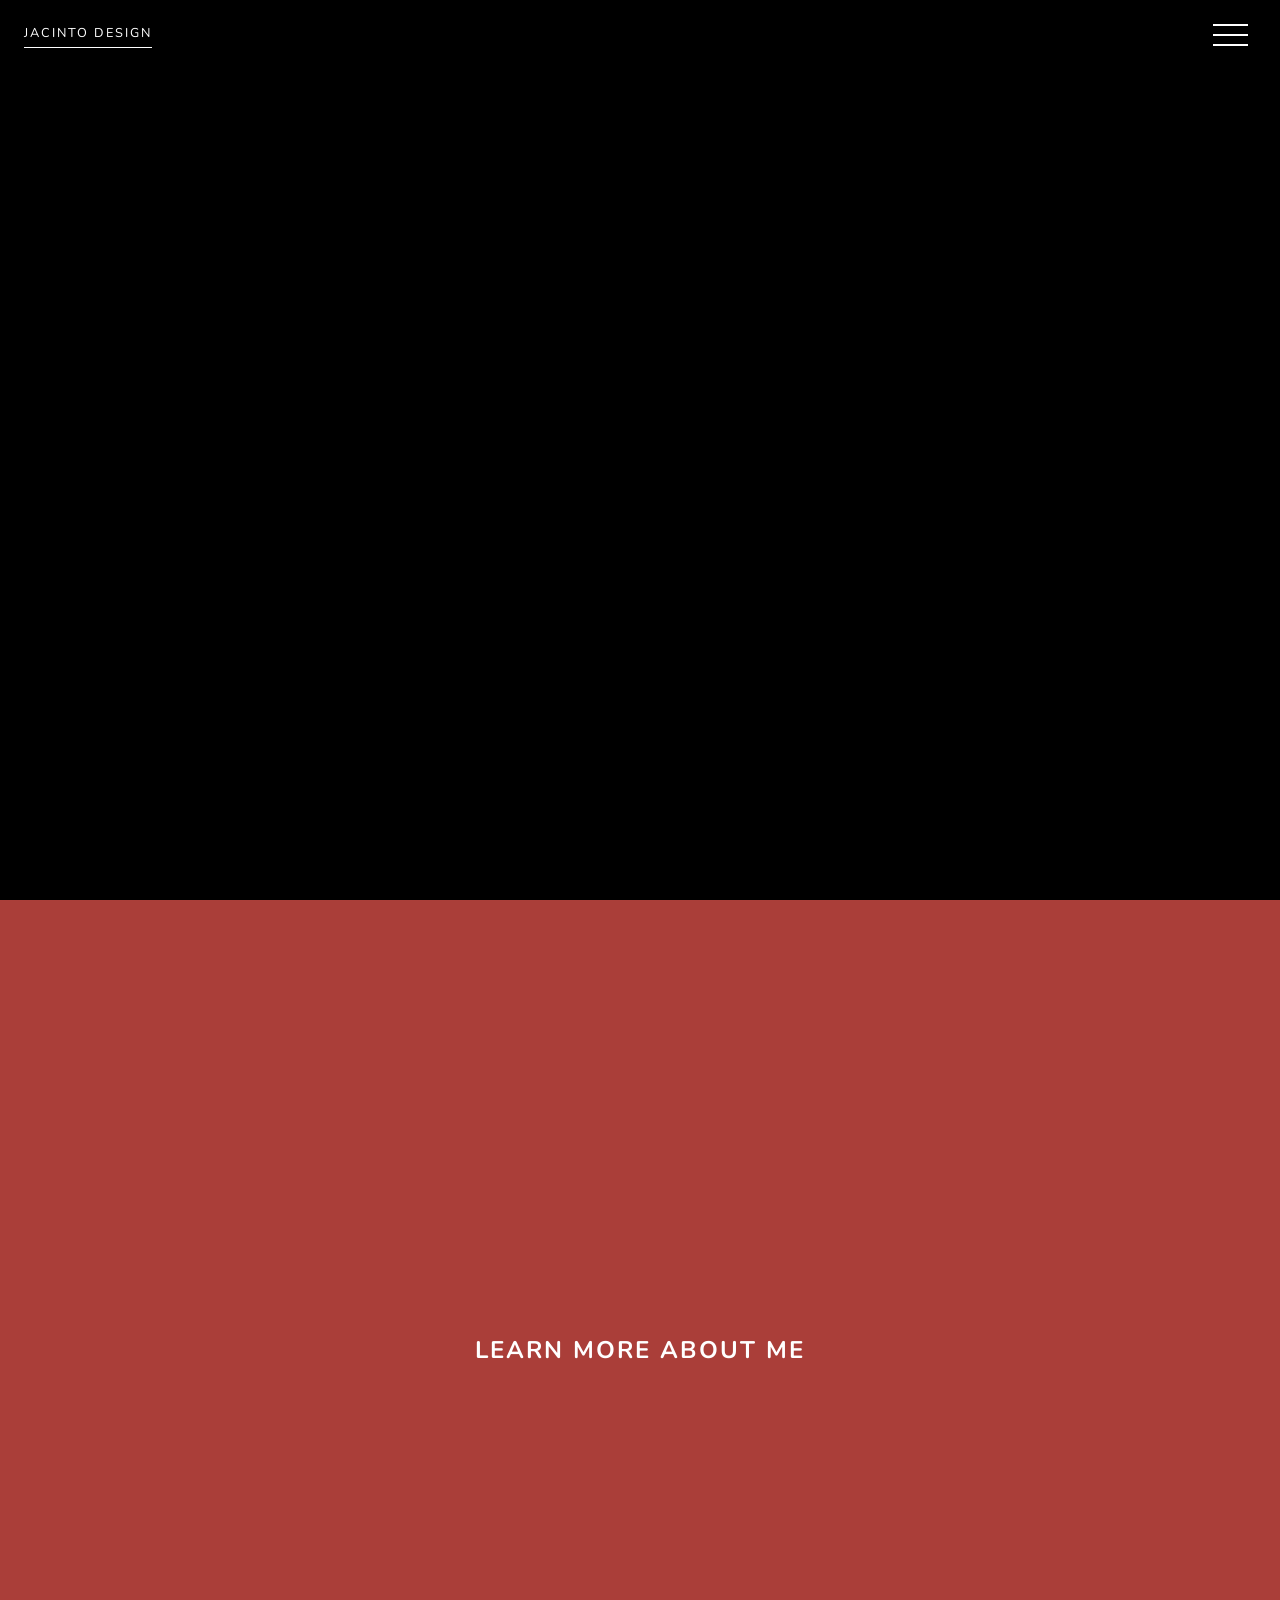
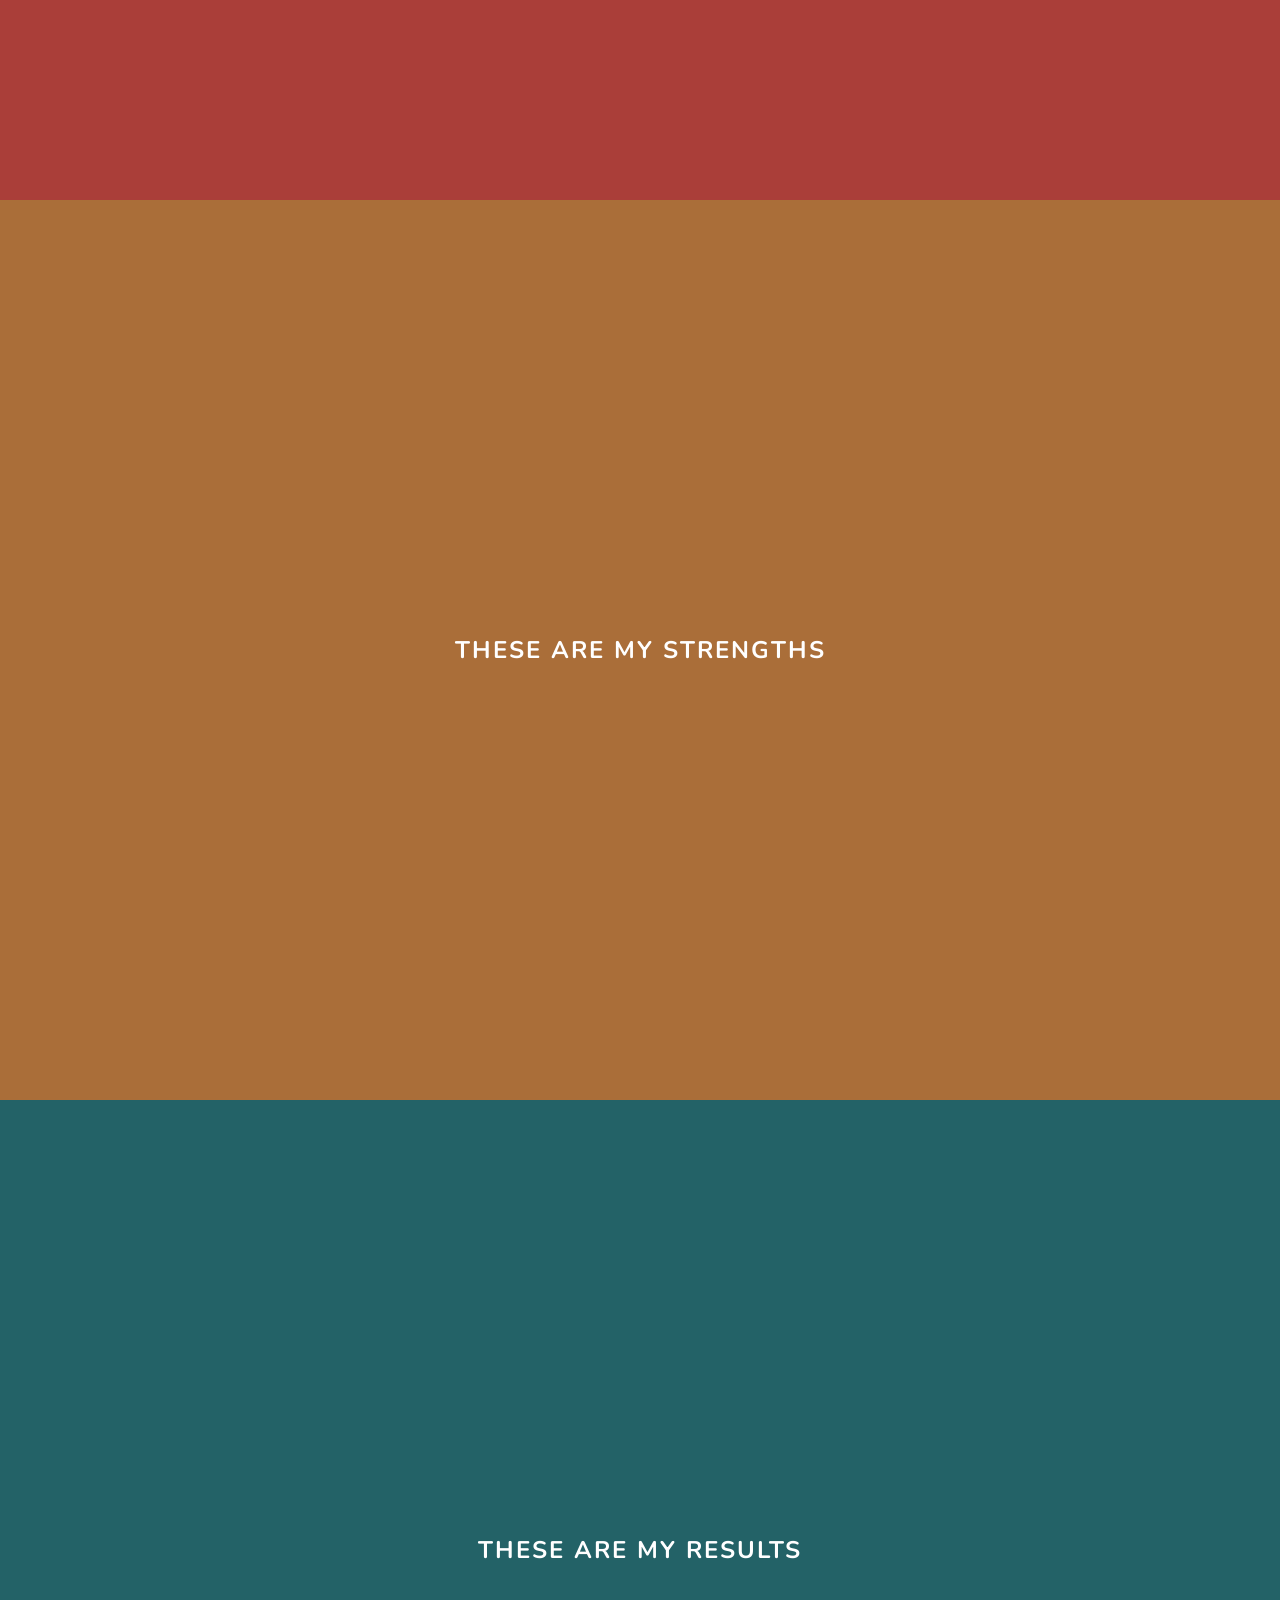
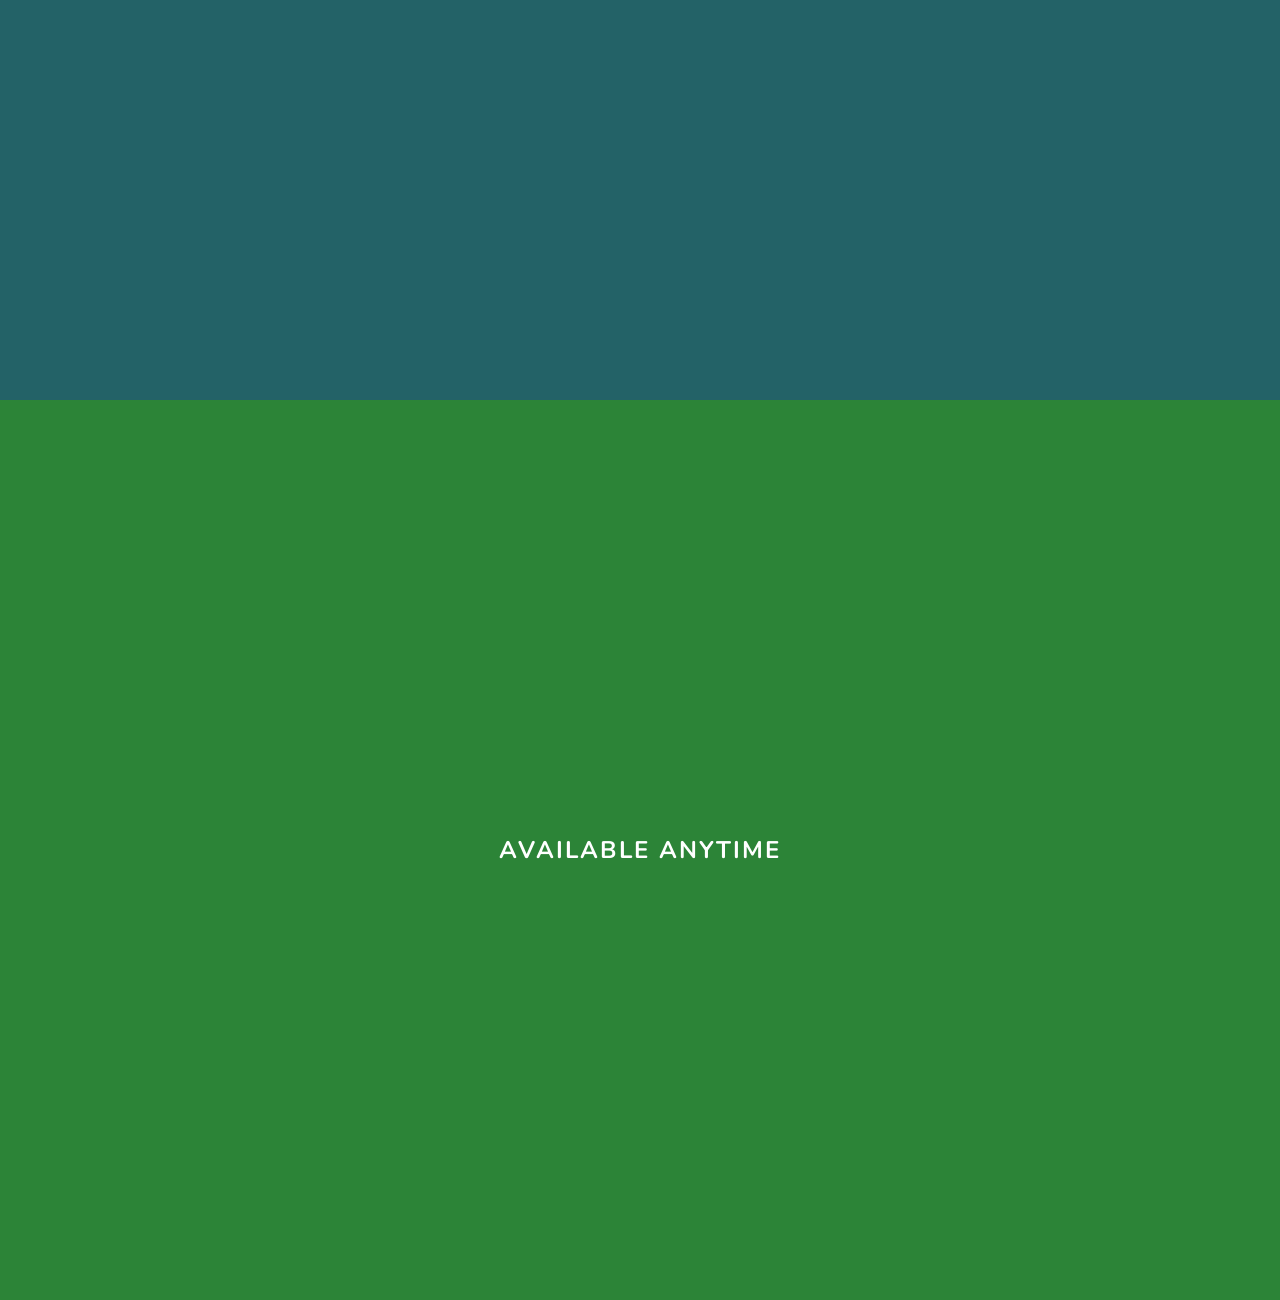
<file: animated-navigation/index.html>
<!DOCTYPE html>
<html lang="en">
<head>
  <meta charset="UTF-8">
  <meta name="viewport" content="width=device-width, initial-scale=1.0">
  <title>Animated Navigation</title>
  <link rel="icon" type="image/png" href="favicon.png">
  <link rel="stylesheet" href="style.css">
</head>
<body>
  <!-- Menu Overlay -->
  <div class="overlay overlay-slide-left" id="overlay">
    <!-- Menu Items -->
    <nav>
      <ul>
        <li id="nav-1" class="slide-out-1"><a href="#">Home</a></li>
        <li id="nav-2" class="slide-out-2"><a href="#about">About</a></li>
        <li id="nav-3" class="slide-out-3"><a href="#skills">Skills</a></li>
        <li id="nav-4" class="slide-out-4"><a href="#projects">Projects</a></li>
        <li id="nav-5" class="slide-out-5"><a href="#contact">Contact</a></li>
      </ul>
    </nav>
  </div>
  <!-- Menu Bars -->
  <div class="menu-bars" id="menu-bars">
    <div class="bar1"></div>
    <div class="bar2"></div>
    <div class="bar3"></div>
  </div>
  <!-- Sections -->
  <section id="home"><a href="https://jacinto.design" target="_blank">Jacinto Design</a></section>
  <section id="about"><h1>Learn More About Me</h1></section>
  <section id="skills"><h1>These Are My Strengths</h1></section>
  <section id="projects"><h1>These Are My Results</h1></section>
  <section id="contact"><h1>Available Anytime</h1></section>
  <!-- Script -->
  <script src="script.js"></script>
</body>
</html>
</file>
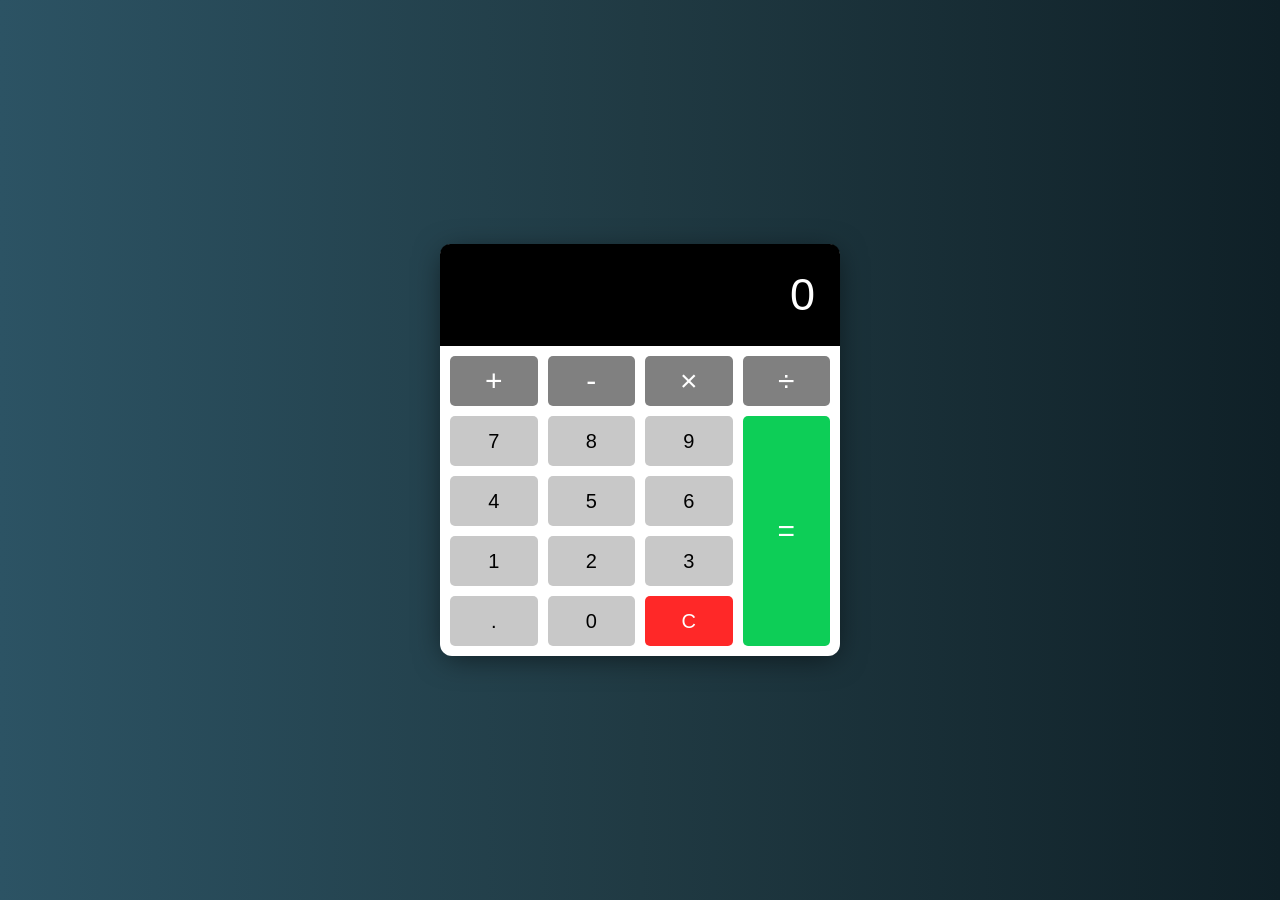
<file: calculator/index.html>
<!DOCTYPE html>
<html lang="en">
<head>
    <meta charset="UTF-8">
    <meta name="viewport" content="width=device-width, initial-scale=1.0">
    <title>Calculator</title>
    <link rel="icon" type="image/png" href="favicon.png">
    <link rel="stylesheet" href="style.css">
</head>
<body>
    <!-- Calculator -->
    <div class="calculator">
        <!-- Display -->
        <div class="calculator-display">
            <h1>0</h1>
        </div>
        <!-- Buttons -->
        <div class="calculator-buttons">
            <button class="operator" value="+">+</button>
            <button class="operator" value="-">-</button>
            <button class="operator" value="*">×</button>
            <button class="operator" value="/">÷</button>
            <button value="7">7</button>
            <button value="8">8</button>
            <button value="9">9</button>
            <button value="4">4</button>
            <button value="5">5</button>
            <button value="6">6</button>
            <button value="1">1</button>
            <button value="2">2</button>
            <button value="3">3</button>
            <button class="decimal" value=".">.</button>
            <button value="0">0</button>
            <button class="clear" id="clear-btn">C</button>
            <button class="equal-sign operator" value="=">=</button>
        </div>
    </div>
    <!-- Script -->
    <script src="script.js"></script>
</body>
</html>
</file>
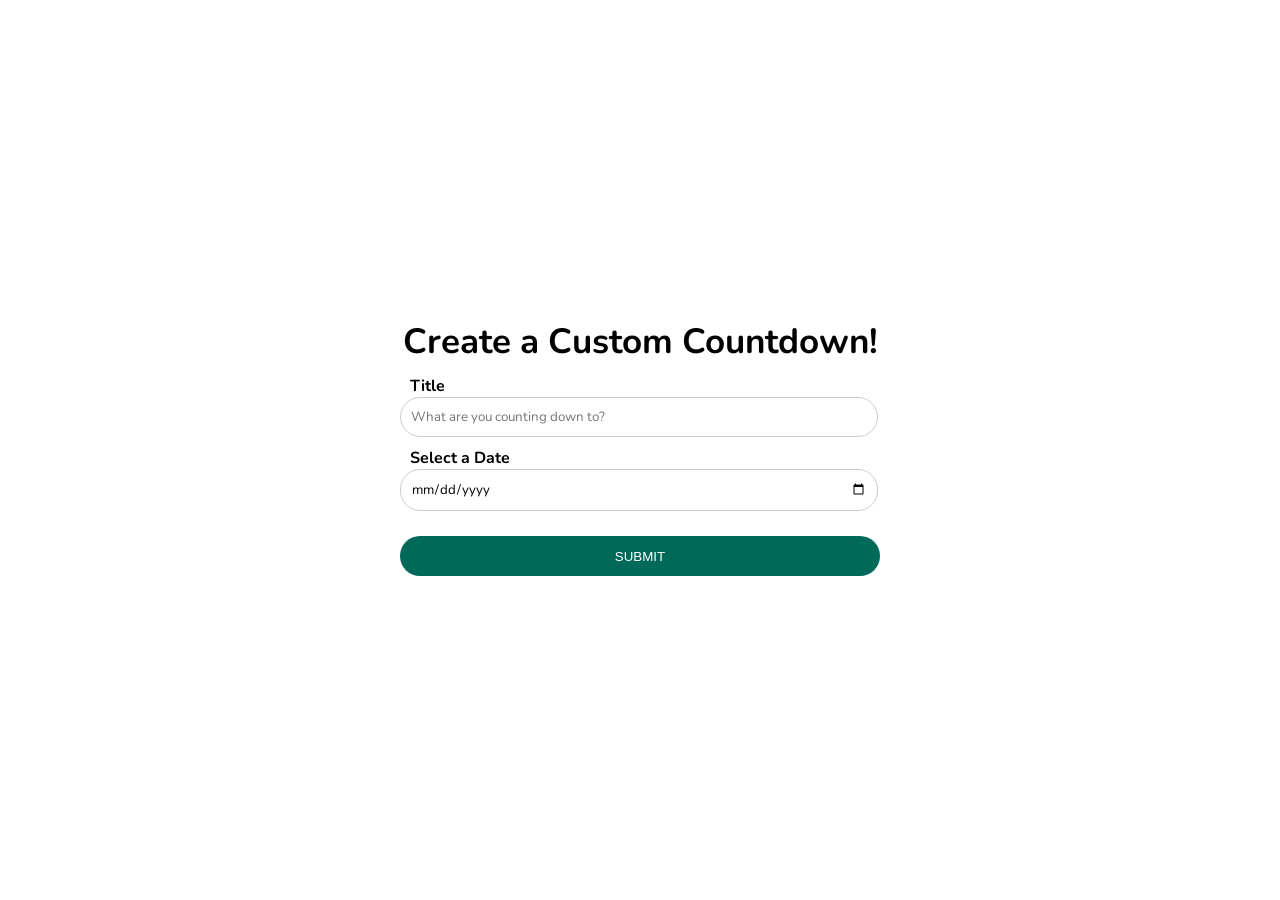
<file: custom-countdown/index.html>
<!DOCTYPE html>
<html lang="en">
<head>
    <meta charset="UTF-8">
    <meta name="viewport" content="width=device-width, initial-scale=1.0">
    <title>Custom Countdown</title>
    <link rel="icon" type="image/png" href="favicon.png">
    <link rel="stylesheet" href="style.css">
</head>
<body>
    <!-- Video Background -->
    <video class="video-background" id="video-background" loop muted autoplay>
        <source src="time.mp4"></source>
    </video>
    <div class="video-overlay"></div>
    <!-- Container -->
    <div class="container">
        <!-- Input -->
        <div class="input-container" id="input-container">
            <h1>Create a Custom Countdown!</h1>       
            <form class="form" id="countdownForm">
                <label for="title">Title</label>
                <input type="text" id="title" placeholder="What are you counting down to?">
                <label for="date-picker">Select a Date</label>
                <input type="date" id="date-picker">
                <button type="submit">Submit</button>
            </form>
        </div>
        <!-- Countdown -->
        <div class="countdown" id="countdown" hidden>
            <h1 id="countdown-title"></h1>
            <ul>
                <li><span></span>Days</li>
                <li><span></span>Hours</li>
                <li><span></span>Minutes</li>
                <li><span></span>Seconds</li>
            </ul>
            <button id="countdown-button">RESET</button>
        </div>
        <!-- Complete -->
        <div class="complete" id="complete" hidden>
            <h1 class="complete-title">Countdown Complete!</h1>
            <h1 id="complete-info"></h1>
            <button id="complete-button">NEW COUNTDOWN</button>
        </div>
    </div>
    <!-- Script -->
    <script src="script.js"></script>
</body>
</html>
</file>
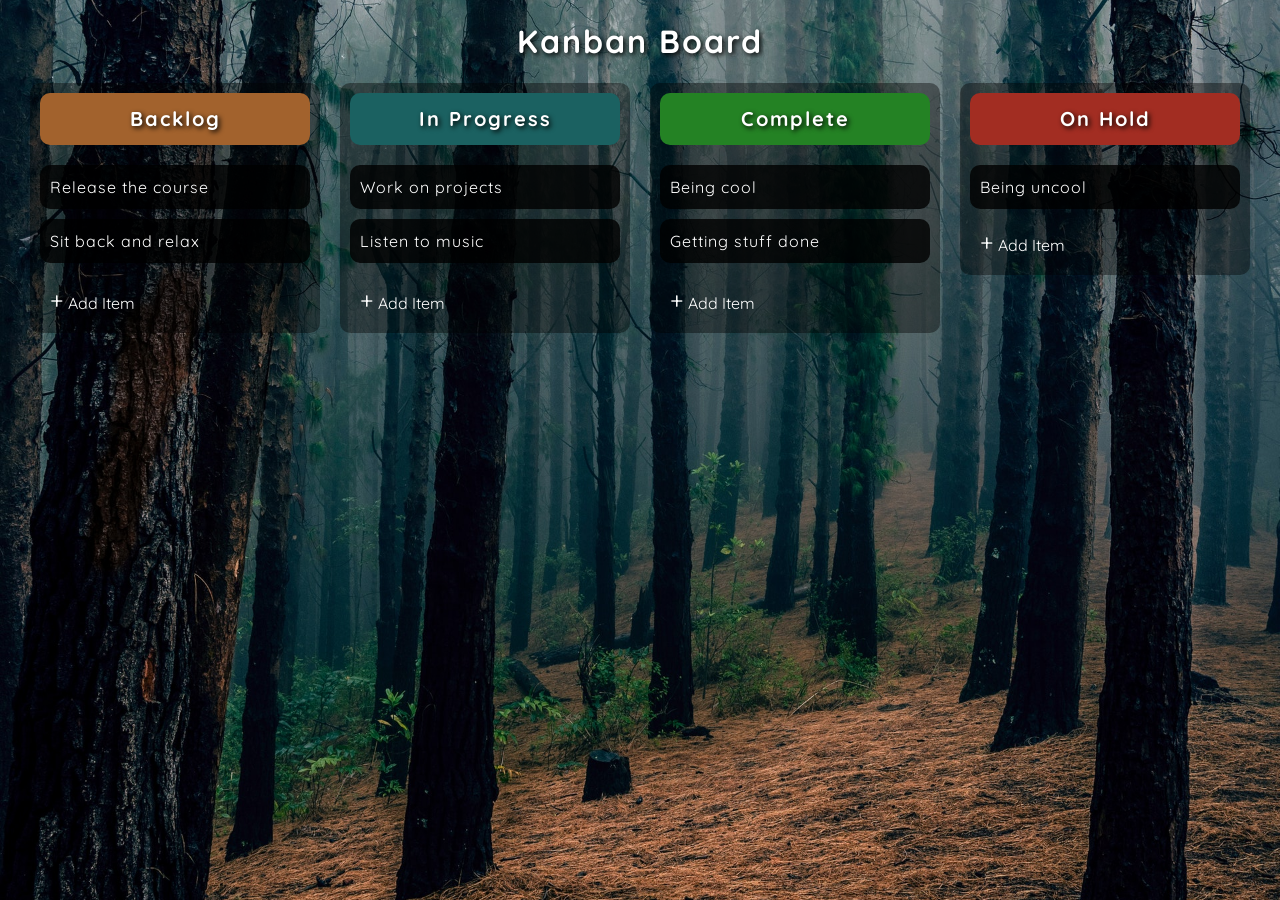
<file: drag-and-drop/index.html>
<!DOCTYPE html>
<html lang="en">
<head>
    <meta charset="UTF-8">
    <meta name="viewport" content="width=device-width, initial-scale=1.0">
    <title>Drag and Drop</title>
    <link rel="icon" type="image/png" href="favicon.png">
    <link rel="stylesheet" href="style.css">
</head>
<body>
    <h1 class="main-title">Kanban Board</h1>
    <div class="drag-container">
        <ul class="drag-list">
            <!-- Backlog Column -->
            <li class="drag-column backlog-column">
                <span class="header">
                    <h1>Backlog</h1>
                </span>
                <!-- Backlog Content -->
                <div id="backlog-content" class="custom-scroll">
                    <ul class="drag-item-list" id="backlog-list" ondrop="drop(event)" ondragover="allowDrop(event)" ondragenter="dragEnter(0)"></ul>
                </div>
                <!-- Add Button Group -->
                <div class="add-btn-group">
                    <div class="add-btn" onclick="showInputBox(0)">
                        <span class="plus-sign">+</span>
                        <span>Add Item</span>
                    </div>
                    <div class="add-btn solid" onclick="hideInputBox(0)">
                        <span>Save Item</span>
                    </div>
                </div>
                <div class="add-container">
                    <div class="add-item" contenteditable="true"></div>
                </div>
            </li>
            <!-- Progress Column -->
            <li class="drag-column progress-column">
                <span class="header">
                    <h1>In Progress</h1>
                </span>
                <!-- Progress Content -->
                <div id="progress-content" class="custom-scroll">
                    <ul class="drag-item-list" id="progress-list" ondrop="drop(event)" ondragover="allowDrop(event)" ondragenter="dragEnter(1)"></ul>
                </div>
                <!-- Add Button Group -->
                <div class="add-btn-group">
                    <div class="add-btn" onclick="showInputBox(1)">
                        <span class="plus-sign">+</span>
                        <span>Add Item</span>
                    </div>
                    <div class="add-btn solid" onclick="hideInputBox(1)">
                        <span>Save Item</span>
                    </div>
                </div>
                <div class="add-container">
                    <div class="add-item" contenteditable="true"></div>
                </div>
            </li>
            <!-- Complete Column -->
            <li class="drag-column complete-column">
                <span class="header">
                    <h1>Complete</h1>
                </span>
                <!-- Complete Content -->
                <div id="complete-content" class="custom-scroll">
                    <ul class="drag-item-list" id="complete-list" ondrop="drop(event)" ondragover="allowDrop(event)" ondragenter="dragEnter(2)"></ul>
                </div>
                <!-- Add Button Group -->
                <div class="add-btn-group">
                    <div class="add-btn" onclick="showInputBox(2)">
                        <span class="plus-sign">+</span>
                        <span>Add Item</span>
                    </div>
                    <div class="add-btn solid" onclick="hideInputBox(2)">
                        <span>Save Item</span>
                    </div>
                </div>
                <div class="add-container">
                    <div class="add-item" contenteditable="true"></div>
                </div>
            </li>
            <!-- On Hold Column -->
            <li class="drag-column on-hold-column">
                <span class="header">
                    <h1>On Hold</h1>
                </span>
                <!-- On Hold Content -->
                <div id="on-hold-content" class="custom-scroll">
                    <ul class="drag-item-list" id="on-hold-list" ondrop="drop(event)" ondragover="allowDrop(event)" ondragenter="dragEnter(3)"></ul>
                </div>
                <!-- Add Button Group -->
                <div class="add-btn-group">
                    <div class="add-btn" onclick="showInputBox(3)">
                        <span class="plus-sign">+</span>
                        <span>Add Item</span>
                    </div>
                    <div class="add-btn solid" onclick="hideInputBox(3)">
                        <span>Save Item</span>
                    </div>
                </div>
                <div class="add-container">
                    <div class="add-item" contenteditable="true"></div>
                </div>
            </li>
        </ul>
    </div>
    <!-- Script -->
    <script src="script.js"></script>
</body>
</html>
</file>
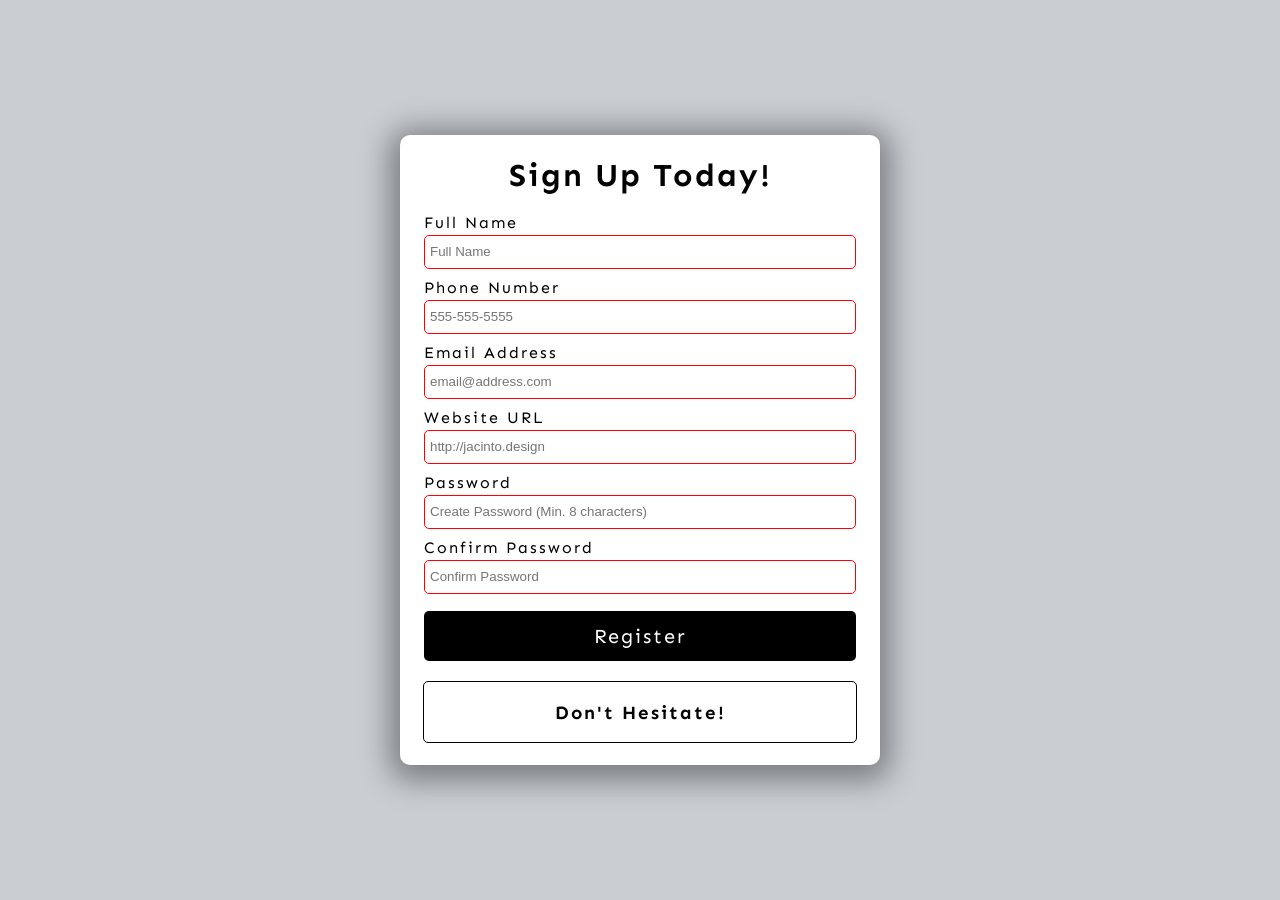
<file: form-validator/index.html>
<!DOCTYPE html>
<html lang="en">
<head>
    <meta charset="UTF-8">
    <meta name="viewport" content="width=device-width, initial-scale=1.0">
    <title>Form Validator</title>
    <link rel="icon" type="image/png" href="favicon.png">
    <link rel="stylesheet" href="style.css">
</head>
<body>
  <div class="container">
    <h1>Sign Up Today!</h1>
    <!-- Form -->
    <form id="form">
      <!-- Full Name -->
      <div class="form-group">
        <label for="name">Full Name</label>
        <input type="text" id="name" name="name" 
               placeholder="Full Name" required minlength="3" maxlength="100">
      </div>
      <!-- Phone Number -->
      <div class="form-group">
        <label for="phone">Phone Number</label>
        <input type="tel" id="phone" name="phone" 
               placeholder="555-555-5555" required pattern="[0-9]{3}-[0-9]{3}-[0-9]{4}">
      </div>
      <!-- Email Address -->
      <div class="form-group">
        <label for="email">Email Address</label>
        <input type="email" id="email" name="email" 
               placeholder="email@address.com" required>
      </div>
      <!-- Website URL -->
      <div class="form-group">
        <label for="website">Website URL</label>
        <input type="url" id="website" name="website" 
               placeholder="http://jacinto.design" required>
      </div>
      <!-- Password -->
      <div class="form-group">
        <label for="password1">Password</label>
        <input type="password" id="password1" placeholder="Create Password (Min. 8 characters)" 
               required pattern="^(?=.*\d)(?=.*[a-z])(?=.*[A-Z])(?=.*[a-zA-Z]).{8,}$"
               title="Please include at least 1 uppercase character, 1 lowercase character, and 1 number.">
      </div>
      <!-- Confirm Password -->
      <div class="form-group">
        <label for="password2">Confirm Password</label>
        <input type="password" id="password2" placeholder="Confirm Password"
               required pattern="^(?=.*\d)(?=.*[a-z])(?=.*[A-Z])(?=.*[a-zA-Z]).{8,}$" name="password">
      </div>
      <button type="submit">Register</button>
    </form>
    <!-- Error/Success Message -->
    <div class="message-container">
      <h3 id="message">Don't Hesitate!</h3>
    </div>
  </div>
  <!-- Script -->
  <script src="script.js"></script>
</body>
</html>
</file>
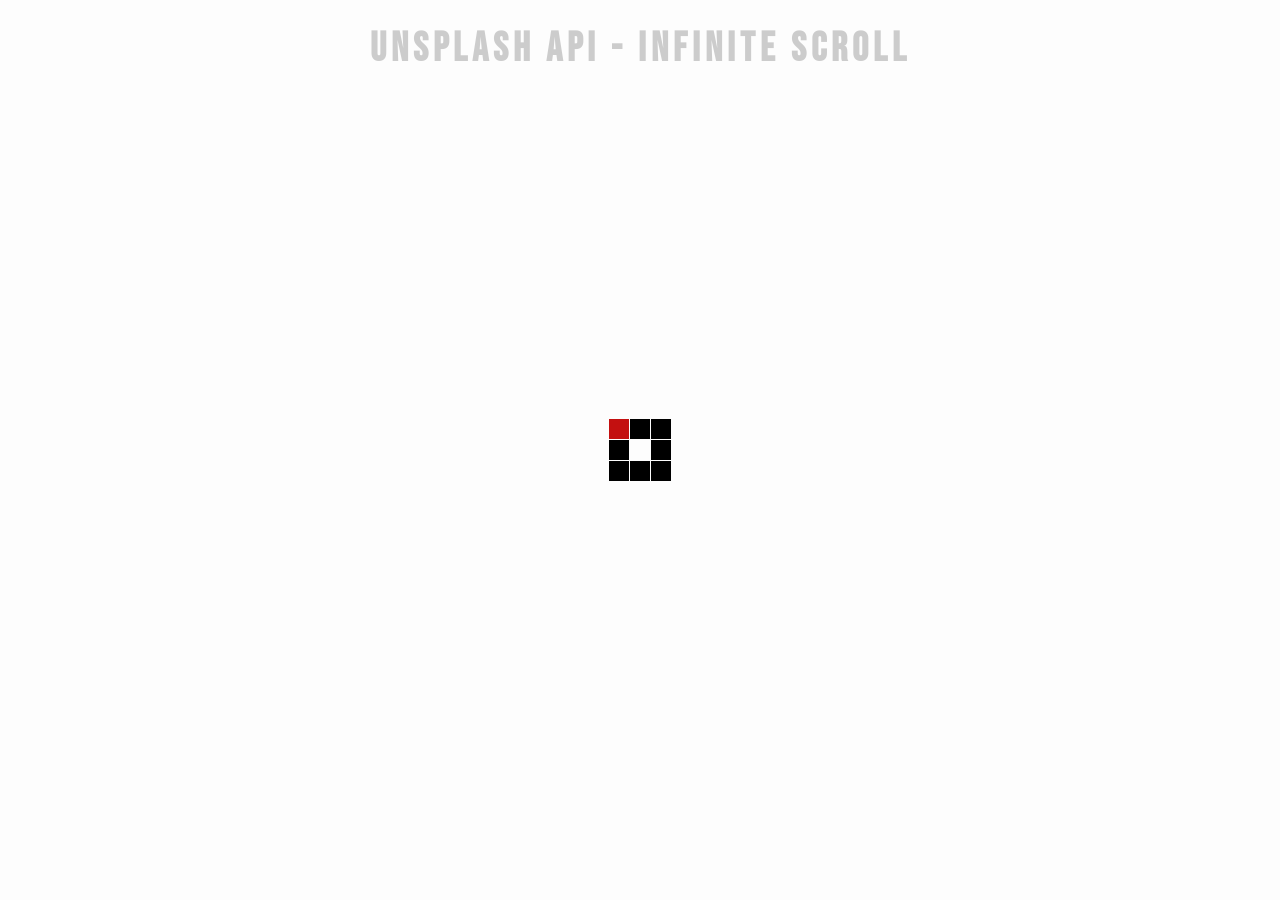
<file: infinity-scroll/index.html>
<!DOCTYPE html>
<html lang="en">
<head>
    <meta charset="UTF-8">
    <meta name="viewport" content="width=device-width, initial-scale=1.0">
    <title>Infinite Scroll</title>
    <link rel="icon" type="image/png" href="favicon.png">
    <link rel="stylesheet" href="style.css">
</head>
<body>
    <!-- Title -->
    <h1>Unsplash API - Infinite Scroll</h1>
    <!-- Loader -->
    <div class="loader" id="loader">
        <img src="loader.svg" alt="Loading">
    </div>
    <!-- Image Container -->
    <div class="image-container" id="image-container"></div>
    <!-- Script -->
    <script src="script.js"></script>
</body>
</html>
</file>
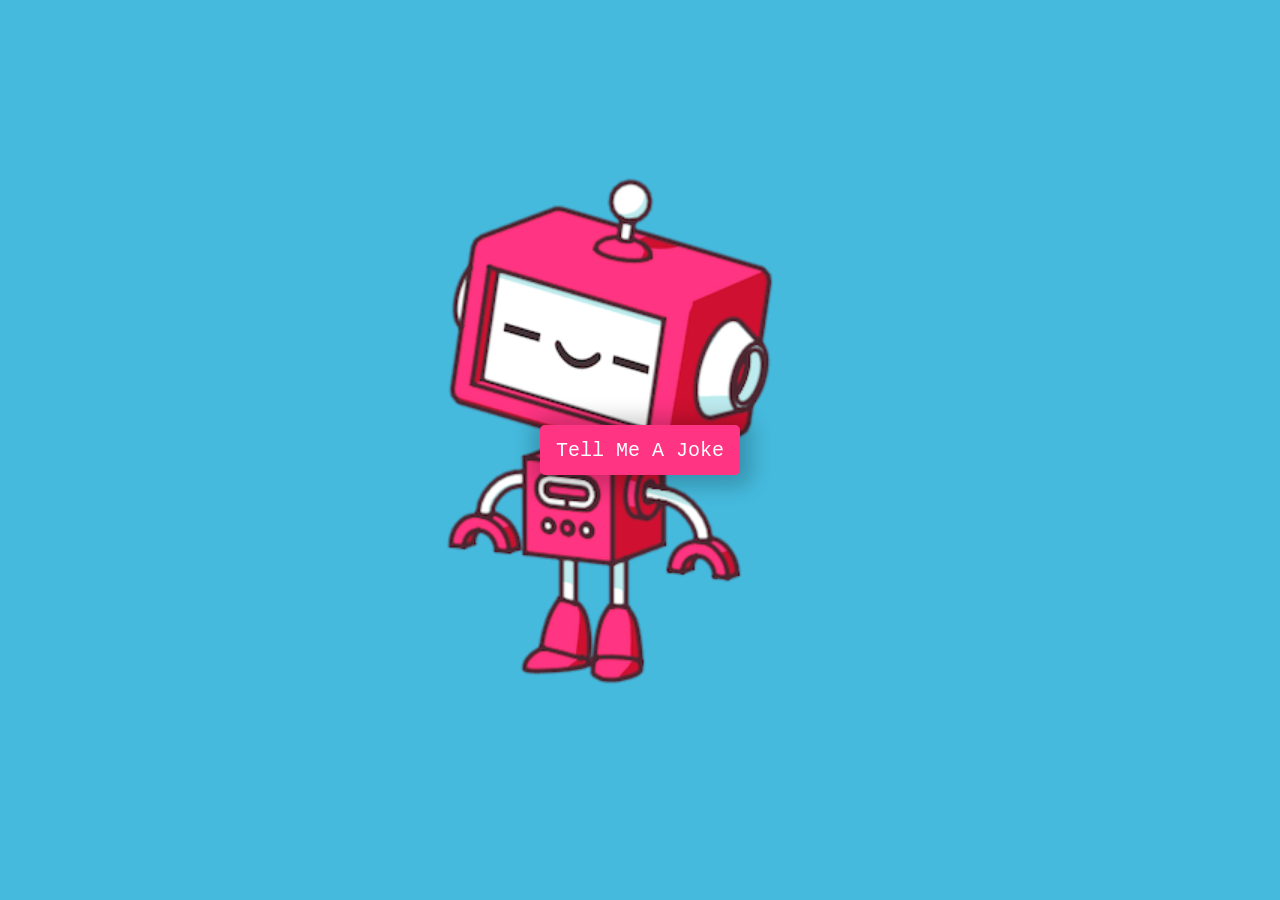
<file: joker-teller/index.html>
<!DOCTYPE html>
<html lang="en">
<head>
    <meta charset="UTF-8">
    <meta name="viewport" content="width=device-width, initial-scale=1.0">
    <title>Joke Teller</title>
    <link rel="icon" type="image/png" href="favicon.png">
    <link rel="stylesheet" href="style.css">
</head>
<body>
    <div class="container">
        <button id="button">Tell Me A Joke</button>    
        <audio id="audio" controls hidden></audio>   
    </div>
    <!-- Script -->
    <script src="voiceRSS.js"></script>
    <script src="script.js"></script>
</body>
</html>
</file>
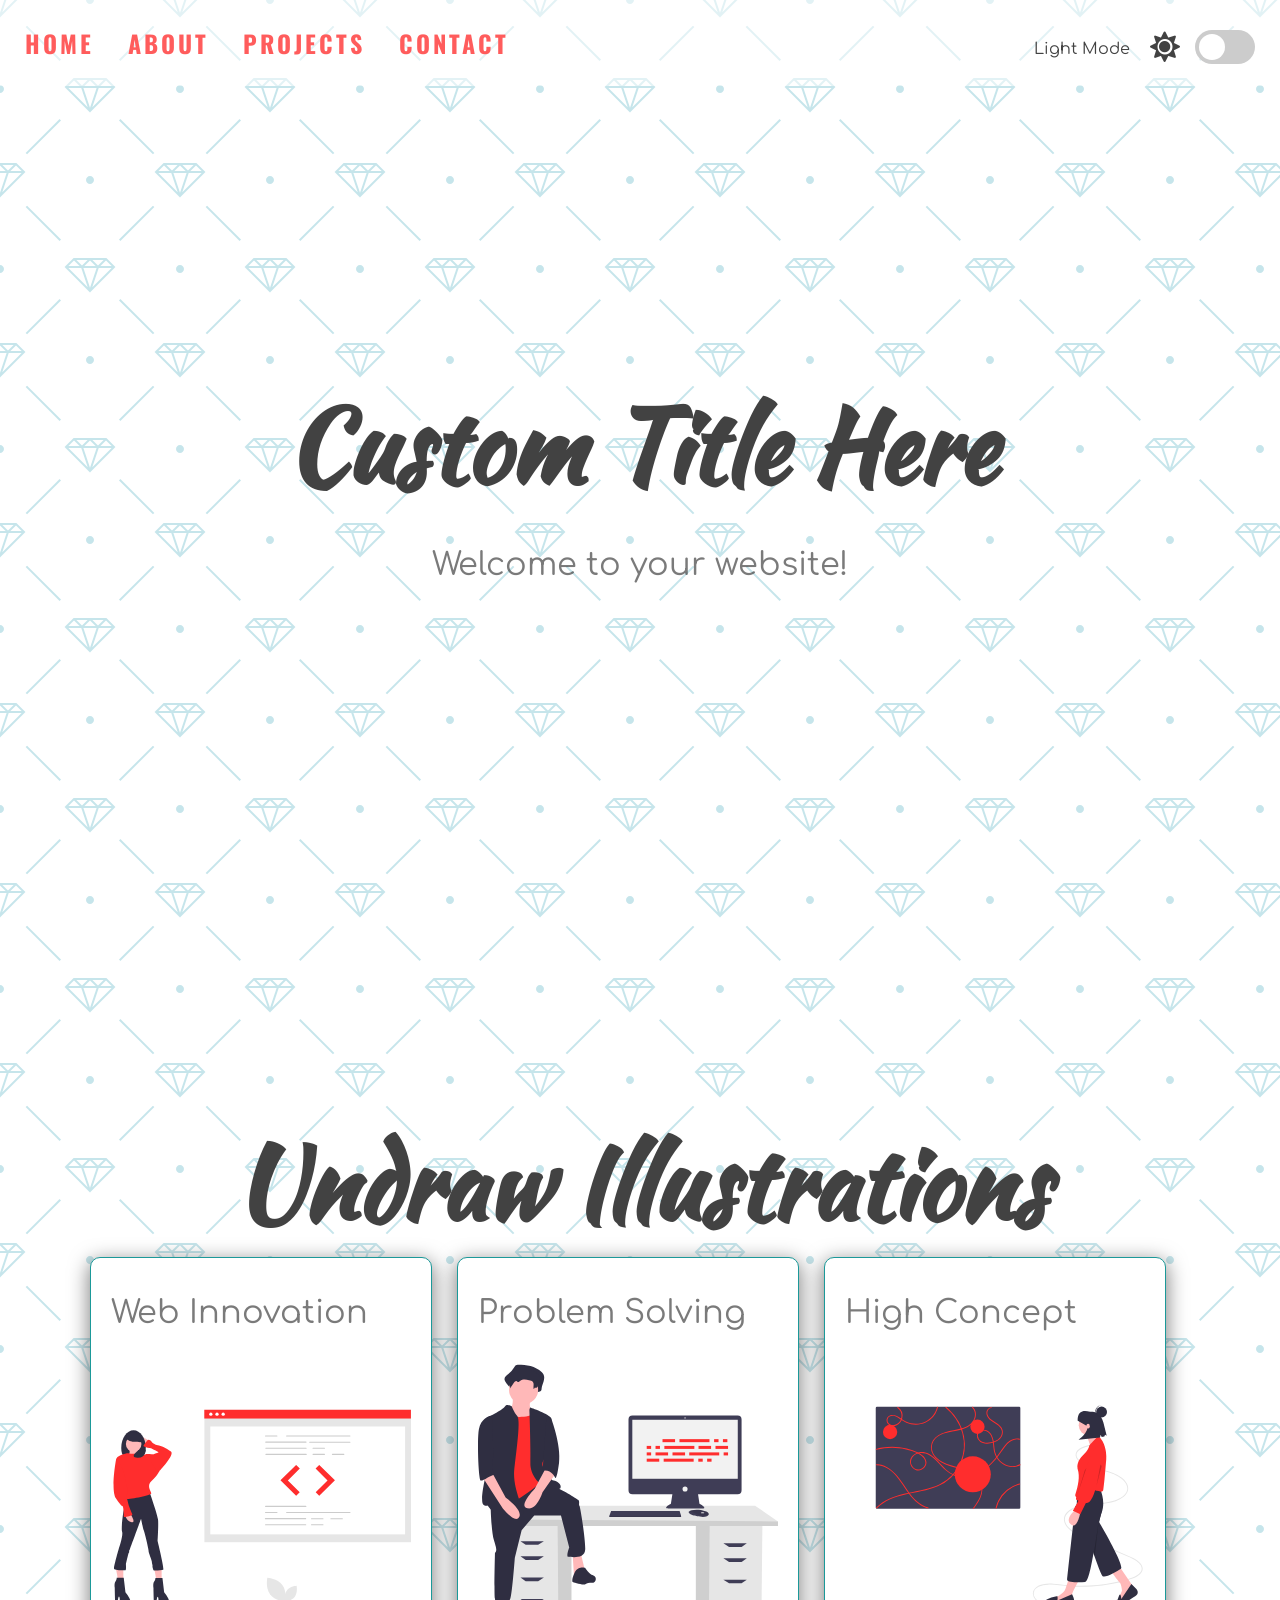
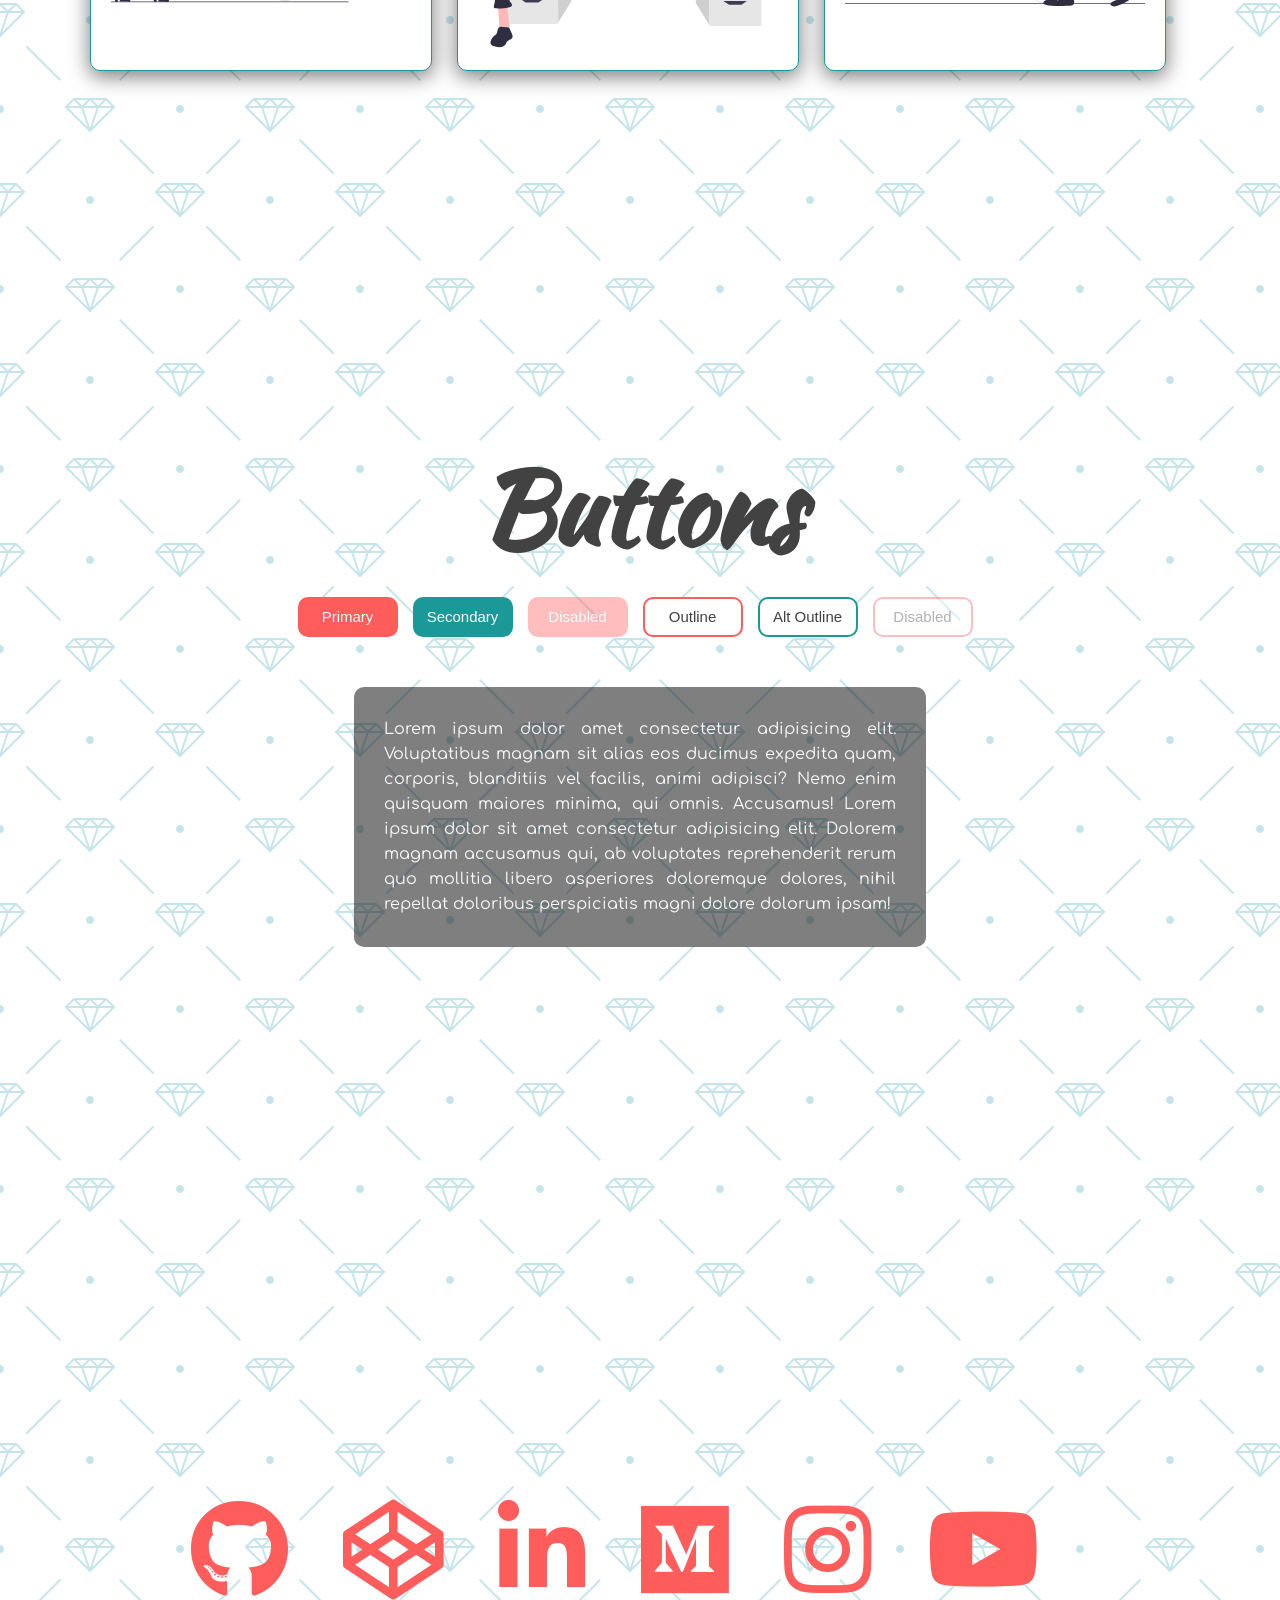
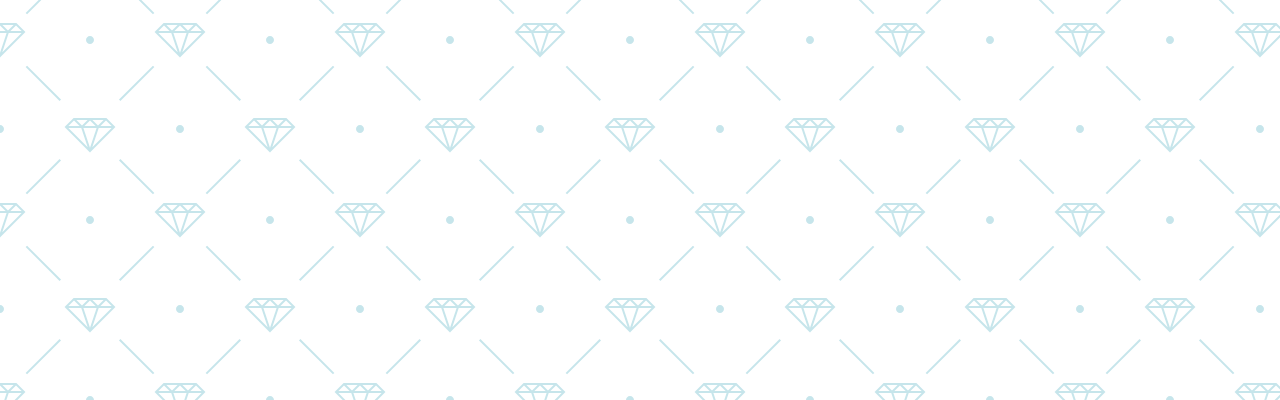
<file: light-and-dark-mode/index.html>
<!DOCTYPE html>
<html lang="en">
<head>
    <meta charset="UTF-8">
    <meta name="viewport" content="width=device-width, initial-scale=1.0">
    <title>Light/Dark Mode</title>
    <link rel="icon" type="image/png" href="favicon.png">
    <link rel="stylesheet" href="https://cdnjs.cloudflare.com/ajax/libs/font-awesome/5.10.2/css/all.min.css"/>
    <link rel="stylesheet" href="style.css">
</head>
<body>
    <!-- Dark Mode Switch -->
    <div class="theme-switch-wrapper">
        <span id="toggle-icon">
            <span class="toggle-text">Light Mode</span>
            <i class="fas fa-sun"></i>
        </span>
        <label class="theme-switch">
            <input type="checkbox">
            <div class="slider round"></div>
        </label>
   </div>
   <!-- Navigation -->
    <nav id="nav">
        <a href="#home">HOME</a>
        <a href="#about">ABOUT</a>
        <a href="#projects">PROJECTS</a>
        <a href="#contact">CONTACT</a>
    </nav>
    <!-- Home Section -->
    <section id="home">
        <div class="title-group">
            <h1>Custom Title Here</h1>
            <h2>Welcome to your website!</h2>
        </div>
    </section>
    <!-- About Section -->
    <section id="about">
        <h1>Undraw Illustrations</h1>
        <div class="about-container">
            <div class="image-container">
                <h2>Web Innovation</h2>
                <img src="img/undraw_proud_coder_light.svg" alt="Proud Coder" id="image1">
            </div>
            <div class="image-container">
                <h2>Problem Solving</h2>
                <img src="img/undraw_feeling_proud_light.svg" alt="Feeling Proud" id="image2">              
            </div>
            <div class="image-container">
                <h2>High Concept</h2>
                <img src="img/undraw_conceptual_idea_light.svg" alt="Conceptual Idea" id="image3">
            </div>
        </div>
    </section>
    <!-- Projects Section -->
    <section id="projects">
        <h1>Buttons</h1>
        <div class="buttons">
            <button class="primary">Primary</button>
            <button class="secondary">Secondary</button>
            <button class="primary" disabled>Disabled</button>
            <button class="outline">Outline</button>
            <button class="secondary outline">Alt Outline</button>
            <button class="outline" disabled>Disabled</button>
        </div>
        <div class="text-box" id="text-box">
            <p>Lorem ipsum dolor amet consectetur adipisicing elit. Voluptatibus magnam sit alias eos ducimus expedita quam, corporis, blanditiis vel facilis, animi adipisci? Nemo enim quisquam maiores minima, qui omnis. Accusamus! Lorem ipsum dolor sit amet consectetur adipisicing elit. Dolorem magnam accusamus qui, ab voluptates reprehenderit rerum quo mollitia libero asperiores doloremque dolores, nihil repellat doloribus perspiciatis magni dolore dolorum ipsam!</p>
        </div>
    </section>
    <!-- Contact Section -->
    <section id="contact">
        <div class="social-icons">
            <i class="fab fa-github"></i>
            <i class="fab fa-codepen"></i>
            <i class="fab fa-linkedin-in"></i>
            <i class="fab fa-medium"></i>
            <i class="fab fa-instagram"></i>
            <i class="fab fa-youtube"></i>
        </div>
    </section>
    <!-- Script -->
    <script src="script.js"></script>
</body>
</html>
</file>
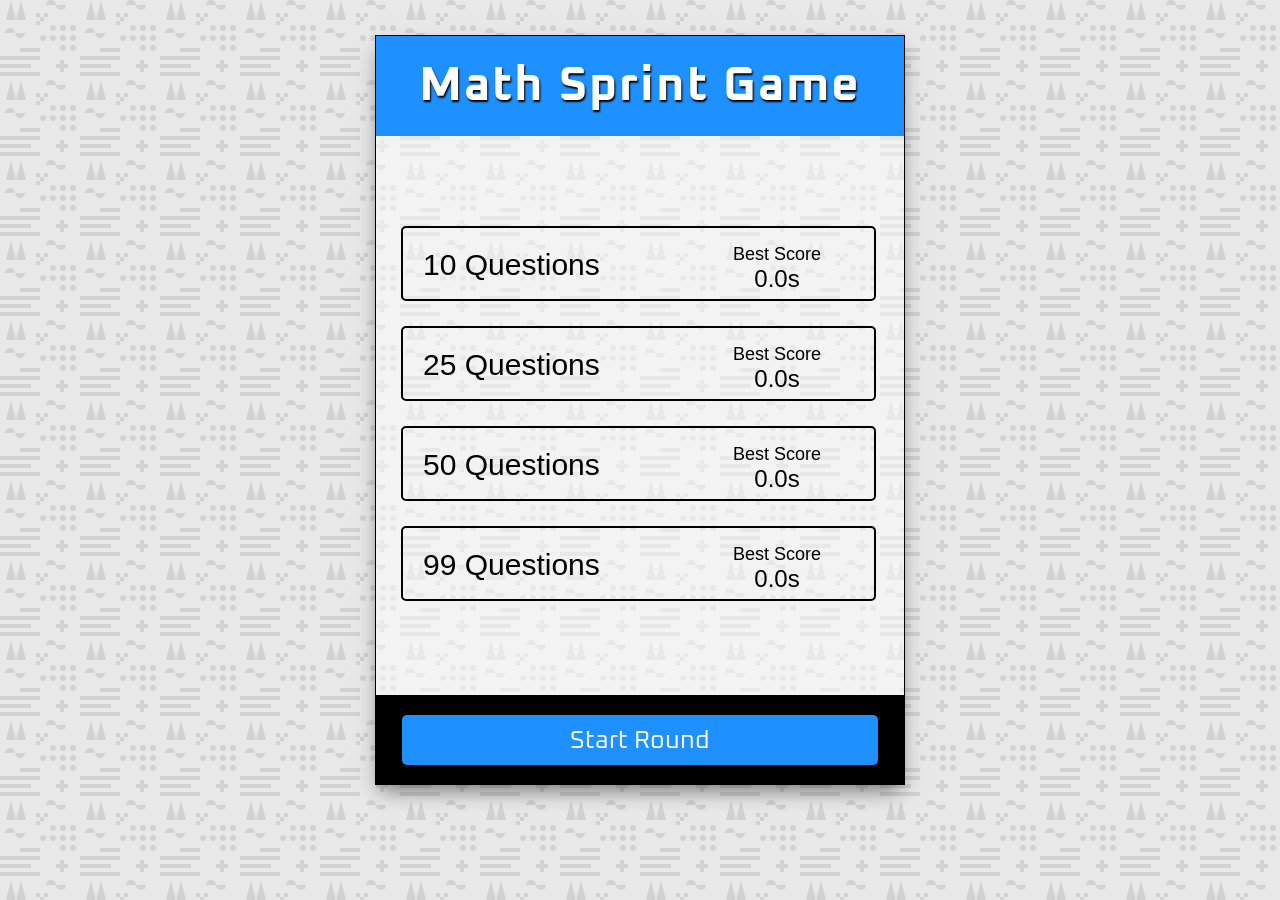
<file: math-sprint-game/index.html>
<!DOCTYPE html>
<html lang="en">
<head>
    <meta charset="UTF-8">
    <meta name="viewport" content="width=device-width, initial-scale=1.0">
    <title>Math Sprint Game</title>
    <link rel="icon" type="image/png" href="favicon.png">
    <link rel="stylesheet" href="style.css">
</head>
<body>
    <div class="game-container">

        <!-- Header -->
        <div class="header">
            <h1>Math Sprint Game</h1>
        </div>

        <!-- Splash Page -->
        <div class="card" id="splash-page">
            <form id="start-form">
                <div class="selection-container">
                    <!-- 10 Questions Radio Input -->
                    <div class="radio-container">
                        <label for="value-10">10 Questions</label>
                        <input type="radio" name="questions" value="10" id="value-10">
                        <span class="best-score">
                            <span>Best Score</span>
                            <span class="best-score-value"></span>
                        </span>
                    </div>
                    <!-- 25 Questions Radio Input -->
                    <div class="radio-container">
                        <label for="value-25">25 Questions</label>
                        <input type="radio" name="questions" value="25" id="value-25">
                        <span class="best-score">
                            <span>Best Score</span>
                            <span class="best-score-value"></span>
                        </span>
                    </div>
                    <!-- 50 Questions Radio Input -->
                    <div class="radio-container">
                        <label for="value-50">50 Questions</label>
                        <input type="radio" name="questions" value="50" id="value-50">
                        <span class="best-score">
                            <span>Best Score</span>
                            <span class="best-score-value"></span>
                        </span>
                    </div>
                    <!-- 99 Questions Radio Input -->
                    <div class="radio-container">
                        <label for="value-99">99 Questions</label>
                        <input type="radio" name="questions" value="99" id="value-99">
                        <span class="best-score">
                            <span>Best Score</span>
                            <span class="best-score-value"></span>
                        </span>
                    </div>
                </div>
                <!-- Start Button -->
                <div class="selection-footer">
                    <button class="start" type="submit">Start Round</button>
                </div>
            </form>
        </div>

        <!-- Countdown Page -->
        <div class="card" id="countdown-page" hidden>
            <h1 class="countdown">3</h1>
        </div>

        <!-- Game Page -->
        <div class="card" id="game-page" hidden>
            <!-- Item Container -->
            <div class="item-container"></div>
            <!-- Right/Wrong Buttons -->
            <div class="item-footer">
                <button class="wrong" onclick="select(false)">Wrong</button>
                <button class="right" onclick="select(true)">Right</button>
            </div>
        </div>        

        <!-- Score Page -->
        <div class="card" id="score-page" hidden>
            <!-- Score Container -->
            <div class="score-container">
                <h1 class="title">Your Time</h1>
                <h1 class="final-time"></h1>
                <h1 class="base-time"></h1>
                <h1 class="penalty-time"></h1>
            </div>
            <!-- Play Again Button -->
            <div class="score-footer">
                <button class="play-again" onclick="playAgain()" hidden>Play Again</button>
            </div>
        </div>

    </div>
    <!-- Script -->
    <script src="shuffle.js"></script>
    <script src="script.js"></script>
</body>
</html>
</file>
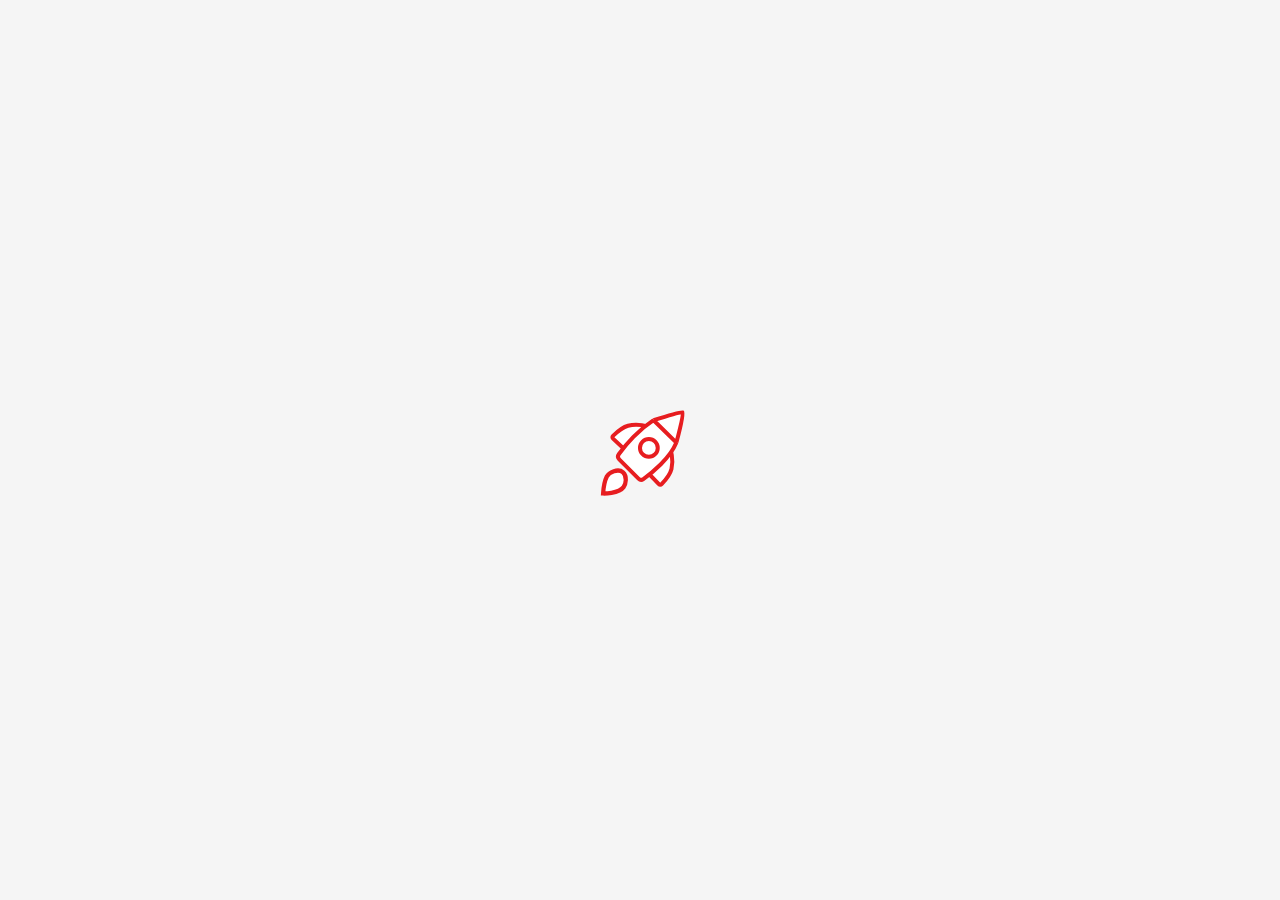
<file: nasa-apod/index.html>
<!DOCTYPE html>
<html lang="en">
<head>
    <meta charset="UTF-8">
    <meta name="viewport" content="width=device-width, initial-scale=1.0">
    <title>NASA APOD</title>
    <link rel="stylesheet" href="style.css">
    <link rel="icon" type="image/png" href="https://s2.googleusercontent.com/s2/favicons?domain=www.nasa.gov">
    <!-- Default Favicon -->
    <!-- <link rel="icon" type="image/png" href="favicon.png"> -->
</head>
<body>
    <!-- Loader -->
    <div class="loader hidden">
        <img src="rocket.svg" alt="Rocket Loading Animation">
    </div>
    <!-- Container -->
    <div class="container">
        <!-- Navigation -->
        <div class="navigation-container">
            <span class="background"></span>
            <!-- Results Nav -->
            <span class="navigation-items" id="resultsNav">
                <h3 class="clickable" onclick="updateDOM('favorites')">Favorites</h3>
                <h3>&nbsp;&nbsp;&nbsp;•&nbsp;&nbsp;&nbsp;</h3>
                <h3 class="clickable" onclick="getNasaPictures()">Load More</h3>
            </span>
            <!-- Favorites Nav -->
            <span class="navigation-items hidden" id="favoritesNav">
                <h3 class="clickable" onclick="getNasaPictures()">Load More NASA Images</h3>
            </span>
        </div>
        <!-- Images Container -->
        <div class="images-container"></div>
    </div>
    <!-- Save Confirmation -->
    <div class="save-confirmed" hidden>
        <h1>ADDED!</h1>
    </div>
    <!-- Script -->
    <script src="script.js"></script>
</body>
</html>
</file>
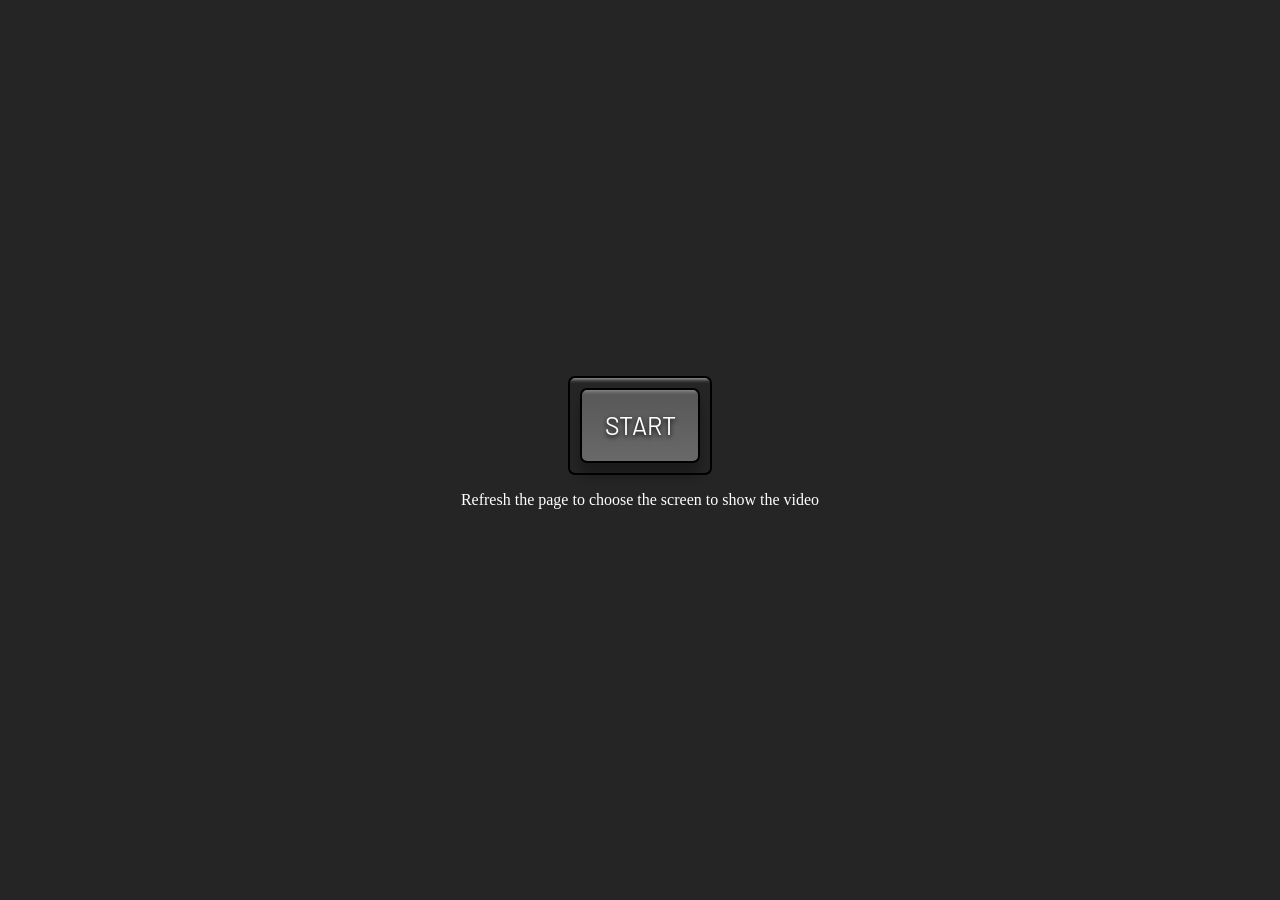
<file: picture-in-picture/index.html>
<!DOCTYPE html>
<html lang="en">
  <head>
    <meta charset="UTF-8" />
    <meta name="viewport" content="width=device-width, initial-scale=1.0" />
    <title>Picture in Picture</title>
    <link rel="icon" type="image/png" href="favicon.png" />
    <link rel="stylesheet" href="style.css" />
  </head>
  <body>
    <!-- Video -->
    <video id="video" controls height="360" width="640" hidden></video>
    <!-- Button -->
    <div class="button-container">
      <button id="button">START</button>
    </div>
    <p>Refresh the page to choose the screen to show the video</p>
    <!-- Script -->
    <script src="script.js"></script>
  </body>
</html>
</file>
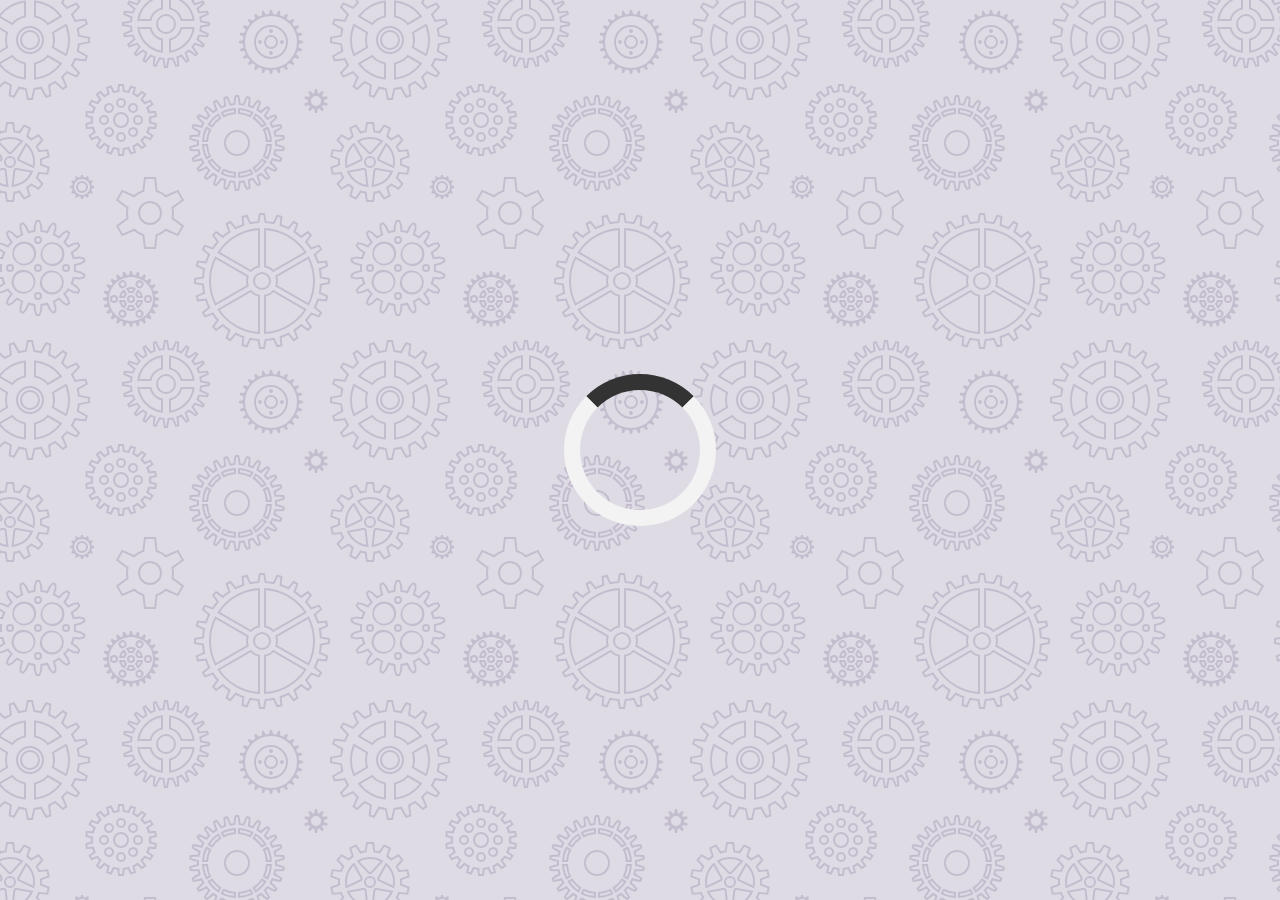
<file: quote-generator/index.html>
<!DOCTYPE html>
<html lang="en">
  <head>
    <meta charset="UTF-8" />
    <meta name="viewport" content="width=device-width, initial-scale=1.0" />
    <title>Quote Generator</title>
    <link rel="icon" type="image" href="src/asset/chat.svg" />
    <link
      rel="stylesheet"
      href="https://cdnjs.cloudflare.com/ajax/libs/font-awesome/5.10.2/css/all.min.css"
    />
    <link rel="stylesheet" href="src/style.css" />
  </head>
  <body>
    <div class="quote-container" id="quote-container">
      <!-- Quote -->
      <div class="quote-text">
        <i class="fas fa-quote-left"></i>
        <span id="quote"></span>
      </div>
      <!-- Author -->
      <div class="quote-author">
        <span id="author"></span>
      </div>
      <!-- Buttons -->
      <div class="button-container">
        <button class="twitter-button" id="twitter" title="Tweet This!">
          <i class="fab fa-twitter"></i>
        </button>
        <button id="new-quote">New Quote</button>
      </div>
    </div>
    <!-- Loader -->
    <div class="loader" id="loader"></div>
    <!-- Script -->
    <script src="src/quotes.js"></script>
    <script src="src/script.js"></script>
  </body>
</html>
</file>
<file: animated-navigation/style.css>
@import url("https://fonts.googleapis.com/css?family=Nunito&display=swap");

:root {
  --primaryColor: #fff;
  --navColor1: #21292c;
  --navColor2: #aa3e39;
  --navColor3: #aa6e39;
  --navColor4: #236267;
  --navColor5: #2c8437;
}

html {
  box-sizing: border-box;
}

body {
  margin: 0;
  background: #000;
  font-family: Nunito, sans-serif;
}

/* --- Navigation Menu ------------------------------ */

/* Overlay */
.overlay {
  position: fixed;
  z-index: 9;
  top: 0;
  left: 0;
  width: 100vw;
  height: 100vh;
  background-color: rgba(0, 0, 0, 0.7);
  transform: translateX(-100vw);
}

.overlay-slide-right {
  transition: all 0.4s ease-in-out;
  transform: translateX(0);
}

.overlay-slide-left {
  transition: all 0.8s ease-in-out;
  transform: translateX(-100vw);
}

/* Nav Menu Items */
nav,
nav ul {
  height: 100vh;
  margin: 0;
  padding: 0;
}

nav ul {
  display: flex;
  flex-direction: column;
  justify-content: stretch;
  list-style: none;
}

nav ul li {
  height: 20%;
  overflow: hidden;
}

nav li a {
  position: relative;
  top: 45%;
  color: #fff;
  text-transform: uppercase;
  letter-spacing: 4px;
  text-decoration: none;
  display: block;
  text-align: center;
}

nav li a:hover {
  transform: scale(1.2);
}

nav li a::before {
  content: "";
  width: 25vw;
  height: 3px;
  background-color: #fff;
  position: absolute;
  top: 47.5%;
  left: 0;
  opacity: 0;
}

nav li a:hover::before {
  opacity: 1;
}

nav li:nth-of-type(1) {
  background-color: var(--navColor1);
}

nav li:nth-of-type(2) {
  background-color: var(--navColor2);
}

nav li:nth-of-type(3) {
  background-color: var(--navColor3);
}

nav li:nth-of-type(4) {
  background-color: var(--navColor4);
}

nav li:nth-of-type(5) {
  background-color: var(--navColor5);
}

/* Slide in animation with delay for each */
.slide-in-1 {
  animation: slide-in 0.4s linear 0.2s both;
}

.slide-in-2 {
  animation: slide-in 0.4s linear 0.4s both;
}

.slide-in-3 {
  animation: slide-in 0.4s linear 0.6s both;
}

.slide-in-4 {
  animation: slide-in 0.4s linear 0.8s both;
}

.slide-in-5 {
  animation: slide-in 0.4s linear 1s both;
}

@keyframes slide-in {
  from {
    transform: translateX(-100%);
  }

  to {
    transform: translateX(0);
  }
}

/* Slide out animation with delay for each */
.slide-out-1 {
  animation: slide-out 0.3s linear 0.5s both;
}

.slide-out-2 {
  animation: slide-out 0.3s linear 0.4s both;
}

.slide-out-3 {
  animation: slide-out 0.3s linear 0.3s both;
}

.slide-out-4 {
  animation: slide-out 0.3s linear 0.2s both;
}

.slide-out-5 {
  animation: slide-out 0.3s linear 0.1s both;
}

@keyframes slide-out {
  from {
    transform: translateX(0);
  }

  to {
    transform: translateX(-100%);
  }
}

/* --- Menu Bars ------------------------------------ */

.menu-bars {
  position: fixed;
  top: 1rem;
  right: 2rem;
  z-index: 10;
  display: inline;
  cursor: pointer;
}

.bar1,
.bar2,
.bar3 {
  width: 35px;
  height: 2px;
  background-color: #fff;
  margin: 8px 0;
  transition: 0.4s;
}

/* Rotate first bar */
.change .bar1 {
  transform: rotate(-45deg) translate(-7px, 8px);
}

/* Fade out the second bar */
.change .bar2 {
  opacity: 0;
}

/* Rotate last bar */
.change .bar3 {
  transform: rotate(45deg) translate(-6px, -8px);
}

/* --- Sections ------------------------------------ */

section {
  width: 100%;
  height: 100vh;
  position: relative;
  display: flex;
  justify-content: center;
  align-items: center;
  text-transform: uppercase;
  letter-spacing: 2px;
  color: var(--primaryColor);
}

section#home {
  background-image: url("https://images.unsplash.com/photo-1581453904507-626ddb717f14?ixlib=rb-1.2.1&ixid=eyJhcHBfaWQiOjEyMDd9&auto=format&fit=crop&w=2089&q=80");
  background-size: cover;
  background-position: center center;
}

section#home a {
  position: absolute;
  z-index: 2;
  top: 1.5rem;
  left: 1.5rem;
  text-decoration: none;
  font-size: 0.8rem;
  padding-bottom: 5px;
  color: var(--primaryColor);
  border-bottom: 1px solid var(--primaryColor);
}

section#about {
  background-color: var(--navColor2);
}

section#skills {
  background-color: var(--navColor3);
}

section#projects {
  background-color: var(--navColor4);
}

section#contact {
  background-color: var(--navColor5);
}

/* Media Query: Large Smartphone (Vertical) */
@media (max-width: 600px) {
  section#home a {
    top: 1rem;
    left: 1rem;
  }

  .menu-bars {
    top: 0.5rem;
    right: 1rem;
  }
}
</file>
<file: calculator/style.css>
html {
  box-sizing: border-box;
}

body {
  margin: 0;
  min-height: 100vh;
  display: flex;
  justify-content: center;
  align-items: center;
  background: whitesmoke;
  background: linear-gradient(to right, #2c5364, #203a43, #0f2027);
}

.calculator {
  background: white;
  width: 400px;
  border-radius: 12px;
  box-shadow: 0 5px 30px -5px rgba(0, 0, 0, 0.6);
}

/* Display */
.calculator-display {
  background: black;
  color: white;
  margin: 0;
  display: flex;
  align-items: center;
  justify-content: flex-end;
  border-radius: 10px 10px 0 0;
  max-width: 100%;
}

.calculator-display h1 {
  margin: 0;
  padding: 25px;
  font-size: 45px;
  font-family: "Lucida Console", sans-serif;
  font-weight: 100;
  overflow-x: auto;
}

/* Custom Scrollbar */
::-webkit-scrollbar {
  width: 5px;
}

::-webkit-scrollbar-track {
  background: #f1f1f1;
}

::-webkit-scrollbar-thumb {
  background: #888;
}

::-webkit-scrollbar-thumb:hover {
  background: #555;
}

/* Buttons */
.calculator-buttons {
  display: grid;
  grid-gap: 10px;
  grid-template-columns: repeat(4, 1fr);
  padding: 10px;
}

button {
  min-height: 50px;
  font-size: 20px;
  font-weight: 100;
  border: none;
  background: rgb(200, 200, 200);
  border-radius: 5px;
  cursor: pointer;
}

button:hover {
  filter: brightness(110%);
}

button:active {
  transform: translateY(1px);
}

button:focus {
  outline: none;
}

.operator {
  background: grey;
  color: white;
  font-size: 30px;
}

.clear {
  background: rgb(255, 40, 40);
  color: white;
}

.clear:hover {
  filter: brightness(90%);
}

.equal-sign {
  grid-column: -2;
  grid-row: 2 / span 4;
  background: rgb(13, 206, 87);
}

/* Media Query: Large Smartphone (Vertical) */
@media screen and (max-width: 600px) {
  .calculator {
    width: 95%;
  }
}
</file>
<file: custom-countdown/style.css>
@import url("https://fonts.googleapis.com/css?family=Nunito&display=swap");

html {
  box-sizing: border-box;
}

body {
  margin: 0;
  min-height: 100vh;
  overflow-y: hidden;
  display: flex;
  align-items: center;
  font-family: Nunito, sans-serif;
}

/* Video Background */
.video-background {
  position: fixed;
  right: 0;
  bottom: 0;
  width: 100vw;
  height: auto;
}

video {
  position: absolute;
  top: 50%;
  left: 50%;
  transform: translate(-50%, -50%);
}

.video-overlay {
  position: fixed;
  left: 0;
  top: 0;
  height: 100vh;
  width: 100vw;
  background: rgba(255, 255, 255, 0.35);
}

/* Container */
.container {
  min-width: 580px;
  min-height: 304px;
  color: black;
  margin: 0 auto;
  padding: 25px 50px;
  border-radius: 5px;
  z-index: 2;
  background: rgba(255, 255, 255, 0.85);
  display: flex;
  justify-content: center;
}

.input-container {
  position: relative;
  top: 20px;
}

h1 {
  font-size: 35px;
  text-align: center;
  margin-top: 0;
  margin-bottom: 10px;
}

/* Form */
.form {
  width: 480px;
}

label {
  font-weight: bold;
  margin-left: 10px;
}

input {
  width: 95%;
  margin-bottom: 10px;
  padding: 10px;
  border: 1px solid #ccc;
  border-radius: 20px;
  background: #fff;
  outline: none;
  font-family: Nunito, sans-serif;
}

/* Button */
button {
  width: 100%;
  height: 40px;
  border-radius: 20px;
  margin-top: 15px;
  border: none;
  text-transform: uppercase;
  background: #006959;
  color: white;
  cursor: pointer;
  outline: none;
}

button:hover {
  filter: brightness(110%);
}

/* Countdown */
ul {
  margin-left: -45px;
}

li {
  display: inline-block;
  font-size: 30px;
  list-style-type: none;
  padding: 10px;
  text-transform: uppercase;
}

li span {
  display: block;
  font-size: 80px;
  text-align: center;
}

/* Complete */
.complete {
  position: relative;
  top: 60px;
}

.complete-title {
  animation: complete 4s infinite;
}

@keyframes complete {
  0% {
    color: rgb(233, 12, 12);
  }

  25% {
    color: rgb(214, 193, 0);
  }

  50% {
    color: rgb(68, 231, 19);
    transform: scale(1.5);
  }

  75% {
    color: rgb(19, 79, 209);
  }

  100% {
    color: rgb(188, 16, 211);
  }
}

/* Media Query: Large Smartphone (Vertical) */
@media screen and (max-width: 600px) {
  video {
    object-fit: cover;
    object-position: 70%;
    margin-top: -1px;
  }

  .video-background {
    height: 100vh;
    width: 100vw;
  }

  .container {
    min-width: unset;
    width: 95vw;
    min-height: 245px;
    padding: 20px;
    margin: 10px;
  }

  .input-container {
    top: unset;
  }

  .countdown {
    position: relative;
    top: 10px;
  }

  .form {
    width: unset;
  }

  input {
    width: 93%;
  }

  h1 {
    font-size: 20px;
  }

  li {
    font-size: 15px;
  }

  li span {
    font-size: 40px;
  }
}
</file>
<file: drag-and-drop/style.css>
/* Trees Image - Pexels: https://www.pexels.com/photo/photo-of-trees-in-forest-3801030/ */
@import url("https://fonts.googleapis.com/css?family=Quicksand&display=swap");

html {
  box-sizing: border-box;
}

:root {
  --column-1: #a2622d;
  --column-2: #1b6161;
  --column-3: #248224;
  --column-4: #a22d22;
}

body {
  margin: 0;
  background: url("./trees.jpg");
  background-size: cover;
  background-position: 50% 60%;
  background-attachment: fixed;
  color: white;
  font-family: Quicksand, sans-serif;
  overflow-y: hidden;
}

h1 {
  letter-spacing: 2px;
  text-shadow: 2px 2px 5px black;
}

.main-title {
  text-align: center;
  font-size: 3rem;
}

ul {
  list-style-type: none;
  margin: 0;
  padding: 0;
}

.drag-container {
  margin: 20px;
}

.drag-list {
  display: flex;
  align-items: flex-start;
}

/* Columns */
.drag-column {
  flex: 1;
  margin: 0 10px;
  position: relative;
  background-color: rgba(0, 0, 0, 0.4);
  border-radius: 10px;
  overflow-x: hidden;
}

.backlog-column .header,
.backlog-column .solid,
.backlog-column .solid:hover,
.backlog-column .over {
  background-color: var(--column-1);
}

.progress-column .header,
.progress-column .solid,
.progress-column .solid:hover,
.progress-column .over {
  background-color: var(--column-2);
}

.complete-column .header,
.complete-column .solid,
.complete-column .solid:hover,
.complete-column .over {
  background-color: var(--column-3);
}

.on-hold-column .header,
.on-hold-column .solid,
.on-hold-column .solid:hover,
.on-hold-column .over {
  background-color: var(--column-4);
}

/* Custom Scrollbar */
.custom-scroll {
  overflow-y: auto;
  max-height: 52vh;
}

.custom-scroll::-webkit-scrollbar-track {
  box-shadow: inset 0 0 6px rgba(0, 0, 0, 0.4);
  border-radius: 10px;
  background-color: rgba(255, 255, 255, 0.3);
  margin-right: 5px;
}

.custom-scroll::-webkit-scrollbar {
  width: 10px;
}

.custom-scroll::-webkit-scrollbar-thumb {
  border-radius: 10px;
  box-shadow: inset 0 0 6px rgba(0, 0, 0, 0.3);
  background-color: rgba(0, 0, 0, 0.8);
}

.header {
  display: flex;
  justify-content: center;
  border-radius: 10px;
  margin: 10px;
}

.header h1 {
  font-size: 1.25rem;
}

/* Drag and Drop */
.over {
  padding: 50px 10px;
}

.drag-item-list {
  min-height: 50px;
}

.drag-item {
  margin: 10px;
  padding: 10px;
  height: fit-content;
  background-color: rgba(0, 0, 0, 0.8);
  border-radius: 10px;
  line-height: 1.5rem;
  letter-spacing: 1px;
  cursor: pointer;
}

.drag-item:focus {
  outline: none;
  background-color: white;
  color: black;
}

/* Add Button Group */
.add-btn-group {
  display: flex;
  justify-content: space-between;
}

.add-btn {
  margin: 10px;
  padding: 5px 10px;
  display: flex;
  align-items: center;
  cursor: pointer;
  width: fit-content;
  border-radius: 5px;
  transition: all 0.3s ease-in;
  user-select: none;
}

.add-btn:hover {
  background-color: rgba(255, 255, 255, 0.9);
  color: black;
}

.add-btn:active {
  transform: scale(0.97);
}

.solid {
  display: none;
}

.solid:hover {
  transition: unset;
  filter: brightness(95%);
  color: white;
}

.plus-sign {
  font-size: 1.5rem;
  margin-right: 5px;
  position: relative;
  top: -3px;
}

.add-container {
  margin: 10px;
  padding: 5px 10px;
  border-radius: 10px;
  background-color: rgba(255, 255, 255, 0.9);
  min-height: 100px;
  display: none;
}

.add-item {
  width: 100%;
  min-height: 100px;
  height: auto;
  background-color: white;
  border-radius: 10px;
  margin: 5px auto;
  resize: none;
  color: black;
  padding: 10px;
}

.add-item:focus {
  outline: none;
}

/* Media Query: Laptop */
@media screen and (max-width: 1800px) {
  .main-title {
    font-size: 2rem;
  }
}

/* Media Query: Large Smartphone (Vertical) */
@media screen and (max-width: 600px) {
  body {
    overflow-y: auto;
  }

  .drag-container {
    margin: 0;
  }

  .drag-list {
    display: block;
  }

  .drag-column {
    margin: 10px;
  }
}
</file>
<file: form-validator/style.css>
@import url("https://fonts.googleapis.com/css?family=Sen&display=swap");

html {
  box-sizing: border-box;
}

body {
  margin: 0;
  min-height: 100vh;
  font-family: Sen, sans-serif;
  letter-spacing: 2px;
  display: flex;
  align-items: center;
  justify-content: center;
  background: #c9ced3;
}

.container {
  width: 480px;
  height: 630px;
  background: white;
  display: flex;
  flex-direction: column;
  align-items: center;
  border-radius: 10px;
  box-shadow: 0 5px 30px 10px rgba(0, 0, 0, 0.4);
}

/* Form */
form {
  width: 90%;
}

.form-group {
  height: 65px;
}

label {
  position: relative;
  bottom: 3px;
}

input {
  width: 100%;
  height: 34px;
  padding: 5px;
  border: 1px solid black;
  border-radius: 5px;
  outline: none;
  box-sizing: border-box;
  transition: all 0.3s;
}

input:valid {
  border: 1px solid green;
}

input:invalid {
  border: 1px solid red;
}

button {
  cursor: pointer;
  color: white;
  background: black;
  border: none;
  border-radius: 5px;
  height: 50px;
  width: 100%;
  font-family: Sen, sans-serif;
  font-size: 20px;
  letter-spacing: 2px;
  margin-top: 5px;
}

button:hover {
  filter: brightness(200%);
  background: rgb(22, 22, 22);
}

button:focus {
  outline: none;
}

.message-container {
  border: 1px solid black;
  border-radius: 5px;
  width: 90%;
  margin-top: 20px;
  display: flex;
  justify-content: center;
  color: black;
}
</file>
<file: infinity-scroll/style.css>
@import url("https://fonts.googleapis.com/css?family=Bebas+Neue&display=swap");

html {
  box-sizing: border-box;
}

body {
  margin: 0;
  font-family: Bebas Neue, sans-serif;
  background: whitesmoke;
}

h1 {
  text-align: center;
  margin-top: 25px;
  margin-bottom: 15px;
  font-size: 40px;
  letter-spacing: 5px;
}

/* Loader */
.loader {
  position: fixed;
  top: 0;
  bottom: 0;
  left: 0;
  right: 0;
  background: rgba(255, 255, 255, 0.8);
}

.loader img {
  position: fixed;
  top: 50%;
  left: 50%;
  transform: translate(-50%, -50%);
}

/* Image Container */
.image-container {
  margin: 10px 30%;
}

.image-container img {
  width: 100%;
  margin-top: 5px;
}

/* Media Query: Large Smartphone Vertical */
@media screen and (max-width: 600px) {
  h1 {
    font-size: 20px;
  }

  .image-container {
    margin: 10px;
  }
}
</file>
<file: joker-teller/style.css>
/* ROBOT.GIF from Giphy - https://giphy.com/gifs/robot-cinema-4d-eyedesyn-3o7abtn7DuREEpsyWY */

html {
  box-sizing: border-box;
}

body {
  margin: 0;
  background: #45badd;
}

.container {
  height: 100vh;
  width: 100vw;
  display: flex;
  flex-direction: column;
  justify-content: center;
  align-items: center;
  background: url('./robot.gif');
  background-size: contain;
  background-position: left center;
  background-repeat: no-repeat;
}

button {
  cursor: pointer;
  outline: none;
  width: 200px;
  height: 50px;
  font-family: Courier, monospace;
  font-size: 20px;
  color: white;
  background: #ff3482;
  border: none;
  border-radius: 5px;
  box-shadow: 2px 2px 20px 10px rgba(0, 0, 0, 0.2);
}

button:hover {
  filter: brightness(95%);
}

button:active {
  transform: scale(0.98);
}

button:disabled {
  cursor: default;
  filter: brightness(30%);
}

/* Media Query: Tablet or Smaller */
@media screen and (max-width: 1000px) {
  .container {
    background-position: center center;
    background-size: cover;
  }

  button {
    box-shadow: 5px 5px 30px 20px rgba(0, 0, 0, 0.5);
  }
}
</file>
<file: light-and-dark-mode/style.css>
@import url('https://fonts.googleapis.com/css?family=Comfortaa|Kaushan+Script|Oswald&display=swap');

:root {
  --primary-color: rgb(255, 92, 92);
  --primary-variant: #ff2d2d;
  --secondary-color: #1b9999;
  --on-primary: rgb(250, 250, 250);
  --on-background: rgb(66, 66, 66);
  --on-background-alt: rgba(66, 66, 66, 0.7);
  --background: rgb(255, 255, 255);
  --box-shadow: 0 5px 20px 1px rgba(0, 0, 0, 0.5);
}

[data-theme="dark"] {
  --primary-color: rgb(150, 65, 255);
  --primary-variant: #6c63ff;
  --secondary-color: #03dac5;
  --on-primary: #000;
  --on-background: rgba(255, 255, 255, 0.9);
  --on-background-alt: rgba(255, 255, 255, 0.7);
  --background: #121212;
}

html {
  box-sizing: border-box;
  scroll-behavior: smooth;
}

body {
  margin: 0;
  color: var(--on-background);
  font-family: Comfortaa, sans-serif;
  background-color: var(--background);
  background-image: url("data:image/svg+xml,%3Csvg width='180' height='180' viewBox='0 0 180 180' xmlns='http://www.w3.org/2000/svg'%3E%3Cpath d='M81.28 88H68.413l19.298 19.298L81.28 88zm2.107 0h13.226L90 107.838 83.387 88zm15.334 0h12.866l-19.298 19.298L98.72 88zm-32.927-2.207L73.586 78h32.827l.5.5 7.294 7.293L115.414 87l-24.707 24.707-.707.707L64.586 87l1.207-1.207zm2.62.207L74 80.414 79.586 86H68.414zm16 0L90 80.414 95.586 86H84.414zm16 0L106 80.414 111.586 86h-11.172zm-8-6h11.173L98 85.586 92.414 80zM82 85.586L87.586 80H76.414L82 85.586zM17.414 0L.707 16.707 0 17.414V0h17.414zM4.28 0L0 12.838V0h4.28zm10.306 0L2.288 12.298 6.388 0h8.198zM180 17.414L162.586 0H180v17.414zM165.414 0l12.298 12.298L173.612 0h-8.198zM180 12.838L175.72 0H180v12.838zM0 163h16.413l.5.5 7.294 7.293L25.414 172l-8 8H0v-17zm0 10h6.613l-2.334 7H0v-7zm14.586 7l7-7H8.72l-2.333 7h8.2zM0 165.414L5.586 171H0v-5.586zM10.414 171L16 165.414 21.586 171H10.414zm-8-6h11.172L8 170.586 2.414 165zM180 163h-16.413l-7.794 7.793-1.207 1.207 8 8H180v-17zm-14.586 17l-7-7h12.865l2.333 7h-8.2zM180 173h-6.613l2.334 7H180v-7zm-21.586-2l5.586-5.586 5.586 5.586h-11.172zM180 165.414L174.414 171H180v-5.586zm-8 5.172l5.586-5.586h-11.172l5.586 5.586zM152.933 25.653l1.414 1.414-33.94 33.942-1.416-1.416 33.943-33.94zm1.414 127.28l-1.414 1.414-33.942-33.94 1.416-1.416 33.94 33.943zm-127.28 1.414l-1.414-1.414 33.94-33.942 1.416 1.416-33.943 33.94zm-1.414-127.28l1.414-1.414 33.942 33.94-1.416 1.416-33.94-33.943zM0 85c2.21 0 4 1.79 4 4s-1.79 4-4 4v-8zm180 0c-2.21 0-4 1.79-4 4s1.79 4 4 4v-8zM94 0c0 2.21-1.79 4-4 4s-4-1.79-4-4h8zm0 180c0-2.21-1.79-4-4-4s-4 1.79-4 4h8z' fill='%233ca5bb' fill-opacity='0.29' fill-rule='evenodd'/%3E%3C/svg%3E");
}

section {
  min-height: 100vh;
  display: flex;
  justify-content: center;
  align-items: center;
  flex-direction: column;
}

h1 {
  font-family: Kaushan Script, sans-serif;
  font-size: 100px;
  margin-bottom: 0;
}

h2 {
  font-size: 32px;
  font-weight: normal;
  color: var(--on-background-alt);
}

/* Navigation */
nav {
  z-index: 10;
  position: fixed;
  font-family: Oswald, sans-serif;
  font-size: 24px;
  letter-spacing: 3px;
  padding: 25px;
  width: 100vw;
  background: rgb(255 255 255 / 50%);
}

a {
  margin-right: 25px;
  color: var(--primary-color);
  text-decoration: none;
  border-bottom: 3px solid transparent;
  font-weight: bold;
}

a:hover,
a:focus {
  color: var(--on-background);
  border-bottom: 3px solid;
}

/* Home Section */
.title-group {
  text-align: center;
}

/* About Section */
.about-container {
  display: flex;
}

.image-container {
  border: 1px solid var(--secondary-color);
  border-radius: 10px;
  padding: 10px 20px;
  margin-right: 25px;
  width: auto;
  background: var(--background);
  box-shadow: var(--box-shadow);
}

img {
  height: 300px;
  width: 300px;
}

/* Projects Section */
.buttons {
  margin-top: 15px;
  margin-bottom: 50px;
}

button {
  min-width: 100px;
  height: 40px;
  cursor: pointer;
  border-radius: 10px;
  margin-right: 10px;
  border: 2px solid var(--primary-color);
  font-size: 15px;
  outline: none;
}

button:disabled {
  opacity: 0.4;
  cursor: default;
}

button:hover:not(.outline) {
  filter: brightness(110%);
}

.primary {
  background: var(--primary-color);
  color: var(--on-primary);
}

.secondary {
  border: 2px solid var(--secondary-color);
}

.secondary,
.secondary:hover,
.outline.secondary:hover {
  background: var(--secondary-color);
  color: var(--on-primary);
}

.outline {
  background: var(--background);
  color: var(--on-background);
}

.outline:hover {
  background: var(--primary-color);
  color: var(--on-primary);
}

.text-box {
  width: 40%;
  text-align: justify;
  background: rgb(0 0 0 / 50%);
  color: var(--on-primary);
  border-radius: 10px;
  padding: 30px;
}

p {
  margin: 0;
  line-height: 25px;
}

/* Contact Section */
.fab {
  font-size: 100px;
  margin-right: 50px;
  cursor: pointer;
  color: var(--primary-color);
}

.fab:hover {
  color: var(--on-background);
}

/* Dark Mode Toggle */
.theme-switch-wrapper {
  display: flex;
  align-items: center;
  z-index: 100;
  position: fixed;
  right: 25px;
  top: 30px;
}

.theme-switch-wrapper span {
  margin-right: 10px;
  font-size: 1rem;
}

.toggle-text {
  position: relative;
  top: -4px;
  right: 5px;
  color: var(--on-background);
}

.theme-switch {
  display: inline-block;
  height: 34px;
  position: relative;
  width: 60px;
}

.theme-switch input {
  display: none;
}

.slider {
  background: #ccc;
  bottom: 0;
  cursor: pointer;
  left: 0;
  position: absolute;
  right: 0;
  top: 0;
  transition: 0.4s;
}

.slider::before {
  background: #fff;
  bottom: 4px;
  content: "";
  height: 26px;
  left: 4px;
  position: absolute;
  transition: 0.4s;
  width: 26px;
}

input:checked + .slider {
  background: var(--primary-color);
}

input:checked + .slider::before {
  transform: translateX(26px);
}

.slider.round {
  border-radius: 34px;
}

.slider.round::before {
  border-radius: 50%;
}

.fas {
  font-size: 30px;
  margin-right: 5px;
}
</file>
<file: math-sprint-game/style.css>
@import url("https://fonts.googleapis.com/css?family=Oxanium|PT+Mono&display=swap");

* {
  box-sizing: border-box;
}

:root {
  --primary-color: dodgerblue;
  --select-color: dodgerblue;
  --success: rgb(15, 158, 2);
  --danger: rgb(214, 23, 23);
}

body {
  margin: 0;
  font-family: PT Mono, sans-serif;
  overflow: hidden;
  display: flex;
  justify-content: center;
  height: 100vh;
  background: #e8e8e8;
  background-image: url("data:image/svg+xml,%3Csvg xmlns='http://www.w3.org/2000/svg' width='80' height='80' viewBox='0 0 80 80'%3E%3Cg fill='%23161616' fill-opacity='0.1'%3E%3Cpath fill-rule='evenodd' d='M11 0l5 20H6l5-20zm42 31a3 3 0 1 0 0-6 3 3 0 0 0 0 6zM0 72h40v4H0v-4zm0-8h31v4H0v-4zm20-16h20v4H20v-4zM0 56h40v4H0v-4zm63-25a3 3 0 1 0 0-6 3 3 0 0 0 0 6zm10 0a3 3 0 1 0 0-6 3 3 0 0 0 0 6zM53 41a3 3 0 1 0 0-6 3 3 0 0 0 0 6zm10 0a3 3 0 1 0 0-6 3 3 0 0 0 0 6zm10 0a3 3 0 1 0 0-6 3 3 0 0 0 0 6zm-30 0a3 3 0 1 0 0-6 3 3 0 0 0 0 6zm-28-8a5 5 0 0 0-10 0h10zm10 0a5 5 0 0 1-10 0h10zM56 5a5 5 0 0 0-10 0h10zm10 0a5 5 0 0 1-10 0h10zm-3 46a3 3 0 1 0 0-6 3 3 0 0 0 0 6zm10 0a3 3 0 1 0 0-6 3 3 0 0 0 0 6zM21 0l5 20H16l5-20zm43 64v-4h-4v4h-4v4h4v4h4v-4h4v-4h-4zM36 13h4v4h-4v-4zm4 4h4v4h-4v-4zm-4 4h4v4h-4v-4zm8-8h4v4h-4v-4z'/%3E%3C/g%3E%3C/svg%3E");
}

.game-container {
  border: 1px solid black;
  box-shadow: 0 10px 20px -5px rgba(0, 0, 0, 0.5);
  width: 530px;
  height: 750px;
  position: relative;
  background: rgba(255, 255, 255, 0.5);
  user-select: none;
  margin-top: 100px;
}

.header {
  background: var(--primary-color);
  color: white;
  font-family: Oxanium, sans-serif;
  font-size: 24px;
  text-shadow: 1px 2px 2px black;
  letter-spacing: 2px;
  height: 100px;
  display: flex;
  justify-content: center;
  align-items: center;
}

.card {
  margin: 5px auto 10px;
  height: 600px;
}

/* Splash Page -------------------- */
input[type="radio"] {
  opacity: 0;
  width: 100%;
  height: 75px;
  position: relative;
  top: -40px;
  cursor: pointer;
  z-index: 2;
}

.selection-container {
  position: relative;
  top: 65px;
}

.radio-container {
  width: 90%;
  height: 75px;
  margin: 25px;
  cursor: pointer;
  border: 2px solid black;
  border-radius: 5px;
}

label {
  position: relative;
  top: 20px;
  left: 20px;
  font-size: 30px;
}

.selected-label {
  background: var(--select-color);
  color: white;
}

.best-score {
  position: relative;
  top: -100px;
  left: 330px;
  display: flex;
  flex-direction: column;
  justify-content: center;
  text-align: center;
  font-size: 18px;
  max-width: fit-content;
}

.best-score span {
  margin: 0;
}

.best-score span:last-child {
  font-size: 24px;
}

.selection-footer {
  top: 134px;
}

/* Game Page -------------------------- */
.height-240 {
  height: 240px;
  width: 100%;
}

.height-500 {
  height: 500px;
  width: 100%;
}

.item-container {
  height: 552px;
  overflow-y: scroll;
  position: relative;
  -ms-overflow-style: none;
}

.item-container::-webkit-scrollbar {
  display: none;
}

.item {
  display: flex;
  align-items: baseline;
  justify-content: space-between;
  height: 80px;
  margin: 0 50px;
  user-select: none;
}

.finished > h1 {
  opacity: 0.5;
}

.selected-item {
  background: var(--select-color);
  position: fixed;
  top: 443px;
  z-index: -1;
  width: 529px;
  height: 80px;
}

.item-footer,
.selection-footer {
  width: 100%;
  height: 90px;
  background: rgba(0, 0, 0, 1);
  display: flex;
  justify-content: center;
  align-items: center;
  position: relative;
}

.item-footer {
  top: 1px;
}

button {
  cursor: pointer;
  height: 50px;
  border-radius: 5px;
  font-size: 25px;
  font-family: Oxanium, sans-serif;
  color: white;
  border: none;
  outline: none;
}

button:hover {
  filter: brightness(110%);
}

button:active {
  transform: scale(0.99);
}

.wrong,
.right {
  width: 40%;
}

.wrong {
  background: var(--danger);
  margin-right: 25px;
}

.right {
  background: var(--success);
}

.start,
.play-again {
  width: 90%;
  background: var(--primary-color);
}

/* Countdown Page ---------------------- */
.countdown {
  margin-top: 45%;
  font-size: 100px;
  text-align: center;
  user-select: none;
  cursor: pointer;
}

/* Score Page ------------------------- */
.score-container {
  height: 600px;
  display: flex;
  flex-direction: column;
  justify-content: center;
  align-items: center;
}

.score-footer {
  width: 100%;
  height: 90px;
  display: flex;
  justify-content: center;
  position: relative;
  top: -30px;
}

.title {
  font-size: 45px;
}

.final-time {
  font-size: 100px;
  margin: 0;
  color: var(--success);
}

.base-time {
  margin-top: 100px;
  margin-bottom: 0;
}

.penalty-time {
  color: var(--danger);
}

/* Media Query: Laptop */
@media screen and (max-width: 1800px) {
  .game-container {
    margin-top: 35px;
  }

  .selected-item {
    top: 380px;
  }
}

/* Media Query: Large Smartphone (Vertical) */
@media screen and (max-width: 500px) {
  .game-container {
    width: 100%;
    margin-top: 0;
    border: none;
  }

  .selected-item {
    top: 345px;
  }

  .header {
    font-size: 1.2rem;
  }

  .countdown {
    margin-top: 60%;
  }

  .selection-container {
    top: 100px;
  }

  .radio-container {
    width: 93%;
    margin: 15px;
  }

  label {
    font-size: 1.7rem;
  }

  .best-score {
    font-size: 1rem;
    left: 245px;
  }

  .selection-footer {
    top: 183px;
  }
}

/* Media Query: iPhone */
@media screen and (max-width: 376px) {
  .best-score {
    left: 232px;
  }
}
</file>
<file: nasa-apod/style.css>
html {
  box-sizing: border-box;
}

body {
  margin: 0;
  background: whitesmoke;
  overflow-x: hidden;
  font-family: Verdana, sans-serif;
  font-size: 1rem;
  line-height: 1.8rem;
}

.container {
  position: relative;
  display: flex;
  flex-direction: column;
  align-items: center;
  margin-top: 5px;
  margin-bottom: 25px;
}

/* Loader */
.loader {
  background: whitesmoke;
  height: 100vh;
  width: 100vw;
  position: fixed;
  z-index: 10;
  display: flex;
  justify-content: center;
  align-items: center;
}

/* Navigation */
.navigation-container {
  position: fixed;
  top: -20px;
  border-top: 20px solid whitesmoke;
}

.navigation-items {
  display: flex;
  justify-content: center;
}

.background {
  position: fixed;
  right: 0;
  width: 100%;
  background: whitesmoke;
  height: 60px;
  z-index: -1;
}

.clickable {
  color: dodgerblue;
  cursor: pointer;
  user-select: none;
}

.clickable:hover {
  color: rgb(0, 99, 199);
}

/* Images Container */
.images-container {
  width: 800px;
  margin-top: 50px;
}

.card {
  background: white;
  margin: 10px 10px 20px;
  border-radius: 5px;
  box-shadow: 0 4px 8px 0 rgba(0, 0, 0, 0.2);
  transition: 0.3s;
}

.card:hover {
  box-shadow: 0 8px 16px 0 rgba(0, 0, 0, 0.2);
}

.card-img-top {
  width: 100%;
  height: auto;
  border-radius: 5px 5px 0 0;
}

.card-body {
  padding: 20px;
}

.card-title {
  margin: 10px auto;
  font-size: 24px;
}

/* Save Confirmation */
.save-confirmed {
  background: white;
  padding: 8px 16px;
  border-radius: 5px;
  box-shadow: 0 4px 8px 0 rgba(0, 0, 0, 0.2);
  transition: 0.3s;
  position: fixed;
  bottom: 25px;
  right: 50px;
}

/* Hidden */
.hidden {
  display: none;
}

/* Large Smartphone (Vertical) */
@media screen and (max-width: 800px) {
  body {
    line-height: 1.4rem;
    font-size: 0.9rem;
    text-align: justify;
  }

  .images-container {
    width: 100%;
  }

  .card-title {
    font-size: 20px;
  }

  .save-confirmed {
    right: 25px;
  }
}
</file>
<file: picture-in-picture/style.css>
@import url("https://fonts.googleapis.com/css?family=Barlow&display=swap");

html {
  box-sizing: border-box;
}

body {
  margin: 0;
  height: 100vh;
  display: flex;
  flex-direction: column;
  align-items: center;
  justify-content: center;
  background: rgb(37, 37, 37);
  color: #fff;
}

.button-container {
  border: 2px solid black;
  padding: 10px;
  border-radius: 7px;
  box-shadow: inset 0 20px 4px -19px rgba(255, 255, 255, 0.7);
}

button {
  cursor: pointer;
  outline: none;
  width: 120px;
  height: 75px;
  font-family: Barlow, sans-serif;
  font-size: 25px;
  color: white;
  text-shadow: 0 2px 5px black;
  background: linear-gradient(to top, #696969, #575757);
  border: 2px solid black;
  border-radius: 7px;
  box-shadow: inset 0 20px 4px -19px rgba(255, 255, 255, 0.4),
    0 12px 12px 0 rgba(0, 0, 0, 0.3);
}

button:hover {
  background: linear-gradient(to bottom, #696969, #575757);
}

button:active {
  transform: translateY(3px);
  box-shadow: 0 6px 6px 0 rgba(0, 0, 0, 0.3);
}
</file>
<file: quote-generator/src/style.css>
@import url("https://fonts.googleapis.com/css?family=Montserrat&display=swap");

html {
  box-sizing: border-box;
}

body {
  margin: 0;
  min-height: 100vh;
  background-color: #dfdbe5;
  background-image: url("data:image/svg+xml,%3Csvg xmlns='http://www.w3.org/2000/svg' width='360' height='360' viewBox='0 0 360 360'%3E%3Cpath fill='%239C92AC' fill-opacity='0.4' d='M0 85.02l4.62-4.27a49.09 49.09 0 0 0 7.33 3.74l-1.2 10.24 2.66.87 5.05-9c2.62.65 5.34 1.08 8.12 1.28L28.6 98h2.8l2.02-10.12c2.74-.2 5.46-.62 8.12-1.28l5.05 8.99 2.66-.86-1.2-10.24c2.55-1.03 5-2.29 7.33-3.74l7.58 7 2.26-1.65-4.3-9.38a48.3 48.3 0 0 0 5.8-5.8l9.38 4.3 1.65-2.26-7-7.58a49.09 49.09 0 0 0 3.74-7.33l10.24 1.2.87-2.66-9-5.05a48.07 48.07 0 0 0 1.28-8.12L88 41.4v-2.8l-10.12-2.02c-.2-2.74-.62-5.46-1.28-8.12l8.99-5.05-.86-2.66-10.24 1.2c-1.03-2.55-2.29-5-3.74-7.33l7-7.58-1.65-2.26-9.38 4.3a48.3 48.3 0 0 0-5.8-5.8L62.42 0h2.16l-1.25 2.72a50.31 50.31 0 0 1 3.95 3.95l9.5-4.36 3.52 4.85-7.08 7.68c.94 1.6 1.79 3.27 2.54 4.98l10.38-1.21 1.85 5.7-9.11 5.12c.39 1.8.68 3.65.87 5.52L90 37v6l-10.25 2.05a49.9 49.9 0 0 1-.87 5.52l9.11 5.12-1.85 5.7-10.38-1.21c-.75 1.7-1.6 3.37-2.54 4.98l7.08 7.68-3.52 4.85-9.5-4.36a50.31 50.31 0 0 1-3.95 3.95l4.36 9.5-4.85 3.52-7.68-7.08c-1.6.94-3.27 1.79-4.98 2.54l1.21 10.38-5.7 1.85-5.12-9.11c-1.8.39-3.65.68-5.52.87L33 100h-6l-2.05-10.25a49.9 49.9 0 0 1-5.52-.87l-5.12 9.11-5.7-1.85 1.21-10.38c-1.7-.75-3.37-1.6-4.98-2.54L0 87.68v-2.66zM0 52.7V27.3l8.38 4.84a22.96 22.96 0 0 0 0 15.72L0 52.7zm0-39.16A39.91 39.91 0 0 1 26 .2v17.15a22.98 22.98 0 0 0-13.62 7.86L0 18.06v-4.52zm0 52.92v-4.52l12.38-7.15A22.98 22.98 0 0 0 26 62.65V79.8A39.91 39.91 0 0 1 0 66.46zM34 79.8V62.65a22.98 22.98 0 0 0 13.62-7.86l14.85 8.58A39.97 39.97 0 0 1 34 79.8zm32.48-23.36l-14.86-8.58a22.96 22.96 0 0 0 0-15.72l14.86-8.58A39.86 39.86 0 0 1 70 40a39.9 39.9 0 0 1-3.52 16.44zm-4.01-39.8L47.62 25.2A22.98 22.98 0 0 0 34 17.35V.2a39.97 39.97 0 0 1 28.47 16.43v.01zM0 50.38l5.98-3.45a25.01 25.01 0 0 1 0-13.88L0 29.6v20.78zm.5-34.35l11.48 6.63c3.27-3.4 7.44-5.8 12.02-6.94V2.47A37.96 37.96 0 0 0 .5 16.04v-.01zm0 47.92A37.96 37.96 0 0 0 24 77.53V64.28a24.97 24.97 0 0 1-12.02-6.95L.5 63.96v-.01zM36 77.53a37.96 37.96 0 0 0 23.5-13.57l-11.48-6.63A24.97 24.97 0 0 1 36 64.28v13.25zm29.5-23.96a37.91 37.91 0 0 0 0-27.14l-11.48 6.63a25.01 25.01 0 0 1 0 13.88l11.49 6.63h-.01zm-6-37.53A37.96 37.96 0 0 0 36 2.47v13.25c4.66 1.15 8.8 3.6 12.02 6.95l11.48-6.63zM30 54a14 14 0 1 1 0-28 14 14 0 0 1 0 28zm0-2a12 12 0 1 0 0-24 12 12 0 0 0 0 24zm0-2a10 10 0 1 1 0-20 10 10 0 0 1 0 20zm0-2a8 8 0 1 0 0-16 8 8 0 0 0 0 16zm77.47 45.17l-1.62-5.97 5.67-2.06 2.61 5.64c1.09-.25 2.2-.44 3.33-.58l.52-6.2h6.04l.52 6.2c1.13.14 2.24.33 3.33.58l2.6-5.64 5.68 2.06-1.62 5.97c1.02.51 2 1.07 2.95 1.69l4.35-4.38 4.62 3.88-3.53 5c.8.84 1.53 1.71 2.23 2.62l5.52-2.6 3.02 5.23-4.98 3.46c.46 1.06.86 2.14 1.2 3.25l6.02-.54 1.05 5.94-5.84 1.54c.07 1.16.07 2.32 0 3.48l5.84 1.54-1.05 5.94-6.02-.54c-.34 1.1-.74 2.2-1.2 3.25l4.98 3.46-3.02 5.22-5.52-2.6c-.7.92-1.44 1.8-2.23 2.62l3.53 5-4.62 3.89-4.35-4.38a30.2 30.2 0 0 1-2.95 1.69l1.62 5.97-5.67 2.06-2.61-5.64c-1.09.25-2.2.44-3.33.58l-.52 6.2h-6.04l-.52-6.2a30.27 30.27 0 0 1-3.33-.58l-2.6 5.64-5.68-2.06 1.62-5.97c-1.01-.5-2-1.07-2.95-1.69l-4.35 4.38-4.62-3.88 3.53-5a32.5 32.5 0 0 1-2.23-2.62l-5.52 2.6-3.02-5.23 4.98-3.46a29.66 29.66 0 0 1-1.2-3.25l-6.02.54-1.05-5.94 5.84-1.54a30.28 30.28 0 0 1 0-3.48l-5.84-1.54 1.05-5.94 6.02.54c.34-1.1.74-2.2 1.2-3.25l-4.98-3.46 3.02-5.22 5.52 2.6c.7-.92 1.44-1.8 2.23-2.62l-3.53-5 4.62-3.89 4.35 4.38a30.2 30.2 0 0 1 2.95-1.69zm15.2-1.12l-.5-6.05h-2.34l-.5 6.05c-2.18.13-4.3.5-6.32 1.1l-2.54-5.5-2.2.8 1.6 5.85a27.97 27.97 0 0 0-5.56 3.21l-4.27-4.3-1.79 1.5 3.5 4.95a28.14 28.14 0 0 0-4.12 4.92l-5.5-2.59-1.16 2.02 4.98 3.46a27.8 27.8 0 0 0-2.2 6.03l-6.03-.55-.4 2.3 5.86 1.54a28.3 28.3 0 0 0 0 6.42l-5.87 1.55.4 2.3 6.05-.56a27.8 27.8 0 0 0 2.2 6.03l-5 3.47 1.17 2.02 5.49-2.59a28.14 28.14 0 0 0 4.12 4.92l-3.5 4.96 1.79 1.5 4.27-4.31a27.97 27.97 0 0 0 5.56 3.21l-1.6 5.85 2.2.8 2.54-5.5c2.02.6 4.14.97 6.32 1.1l.5 6.05h2.34l.5-6.05c2.18-.13 4.3-.5 6.32-1.1l2.54 5.5 2.2-.8-1.6-5.85a27.97 27.97 0 0 0 5.56-3.21l4.27 4.3 1.79-1.5-3.5-4.95a28.14 28.14 0 0 0 4.12-4.92l5.5 2.59 1.16-2.02-4.98-3.46a27.8 27.8 0 0 0 2.2-6.03l6.03.55.4-2.3-5.86-1.54a28.3 28.3 0 0 0 0-6.42l5.87-1.55-.4-2.3-6.05.56a27.8 27.8 0 0 0-2.2-6.03l4.99-3.46-1.17-2.02-5.49 2.59a28.14 28.14 0 0 0-4.12-4.92l3.5-4.96-1.79-1.5-4.27 4.31a27.97 27.97 0 0 0-5.56-3.21l1.6-5.85-2.2-.8-2.54 5.5c-2.02-.6-4.14-.97-6.32-1.1l.01-.01zM121 128a8 8 0 1 1 0-16 8 8 0 0 1 0 16zm0-2a6 6 0 1 0 0-12 6 6 0 0 0 0 12zm0-18a5 5 0 1 1 0-10 5 5 0 0 1 0 10zm8.49 3.51a5 5 0 1 1 6.95-7.2 5 5 0 0 1-6.95 7.2zM133 120a5 5 0 1 1 10 0 5 5 0 0 1-10 0zm-3.51 8.49a5 5 0 1 1 7.2 6.95 5 5 0 0 1-7.2-6.95zM121 132a5 5 0 1 1 0 10 5 5 0 0 1 0-10zm-8.49-3.51a5 5 0 1 1-6.95 7.2 5 5 0 0 1 6.95-7.2zM109 120a5 5 0 1 1-10 0 5 5 0 0 1 10 0zm3.51-8.49a5 5 0 1 1-7.2-6.95 5 5 0 0 1 7.2 6.95zM121 106a3 3 0 1 0 0-6 3 3 0 0 0 0 6zm9.9 4.1a3 3 0 1 0 4.39-4.09 3 3 0 0 0-4.39 4.09zm4.1 9.9a3 3 0 1 0 6 0 3 3 0 0 0-6 0zm-4.1 9.9a3 3 0 1 0 4.09 4.39 3 3 0 0 0-4.09-4.39zM121 134a3 3 0 1 0 0 6 3 3 0 0 0 0-6zm-9.9-4.1a3 3 0 1 0-4.39 4.09 3 3 0 0 0 4.39-4.09zM107 120a3 3 0 1 0-6 0 3 3 0 0 0 6 0zm4.1-9.9a3 3 0 1 0-4.09-4.39 3 3 0 0 0 4.09 4.39zm129.42-6.95v.01c.87.07 1.74.17 2.6.3l1.5-3.91 1.94-3.64 3.89.97v4.13l-.5 4.13c.83.28 1.64.59 2.44.93l2.42-3.43 2.76-3.07 3.54 1.88-1 4-1.49 3.89c.73.47 1.45.97 2.15 1.49l3.19-2.76 3.42-2.3 2.97 2.67-1.93 3.65-2.38 3.4c.6.64 1.2 1.3 1.76 1.99l3.68-1.94 3.85-1.48 2.29 3.28-2.7 3.11-3.12 2.82c.43.76.84 1.53 1.22 2.32l4.04-1 4.1-.5 1.43 3.73-3.37 2.37-3.7 1.98c.23.84.44 1.68.62 2.54l4.17.01 4.1.5.48 3.97-3.85 1.48-4.06 1.02c.03.87.03 1.75 0 2.62l4.06 1.02 3.85 1.48-.48 3.97-4.1.51h-4.17c-.18.86-.39 1.71-.63 2.54l3.7 1.98 3.38 2.37-1.43 3.73-4.1-.5-4.04-1c-.38.79-.79 1.56-1.22 2.32l3.13 2.82 2.7 3.11-2.3 3.28-3.85-1.48-3.68-1.95a37 37 0 0 1-1.76 2l2.38 3.41 1.93 3.64-2.97 2.67-3.42-2.3-3.19-2.76a40.1 40.1 0 0 1-2.15 1.48l1.48 3.9 1 4-3.53 1.88-2.76-3.07-2.42-3.43c-.8.33-1.61.65-2.45.93l.5 4.13v4.13l-3.88.97-1.94-3.65-1.5-3.9c-.86.13-1.73.23-2.6.31L240 187l-1 4h-4l-1-4-.52-4.16a37.6 37.6 0 0 1-2.6-.3l-1.5 3.91-1.94 3.64-3.89-.97v-4.13l.5-4.13c-.83-.28-1.64-.59-2.44-.93l-2.42 3.43-2.76 3.07-3.54-1.88 1-4 1.49-3.89c-.74-.47-1.45-.97-2.15-1.49l-3.19 2.76-3.42 2.3-2.97-2.67 1.93-3.65 2.38-3.4c-.61-.65-1.2-1.31-1.76-1.99l-3.68 1.94-3.85 1.48-2.29-3.28 2.7-3.11 3.12-2.82c-.43-.76-.84-1.53-1.22-2.32l-4.04 1-4.1.5-1.43-3.73 3.37-2.37 3.7-1.98c-.23-.84-.44-1.68-.62-2.54l-4.17-.01-4.1-.5-.48-3.97 3.85-1.48 4.06-1.02c-.03-.87-.03-1.75 0-2.62l-4.06-1.02-3.85-1.48.48-3.97 4.1-.51h4.17c.18-.86.39-1.71.63-2.54l-3.7-1.98-3.38-2.37 1.43-3.73 4.1.5 4.04 1c.38-.79.79-1.56 1.22-2.32l-3.13-2.82-2.7-3.11 2.3-3.28 3.85 1.48 3.68 1.95a37 37 0 0 1 1.76-2l-2.38-3.41-1.93-3.64 2.97-2.67 3.42 2.3 3.19 2.76c.7-.52 1.41-1.02 2.15-1.48l-1.48-3.9-1-4 3.53-1.88 2.76 3.07 2.42 3.43c.8-.33 1.61-.65 2.45-.93l-.5-4.13v-4.13l3.88-.97 1.94 3.65 1.5 3.9c.86-.13 1.73-.23 2.6-.31L234 99l1-4h4l1 4 .52 4.15zm-14.3 3.4c-1.83.54-3.6 1.21-5.3 2l-3.5-4.97-1.38-1.53-.88.47.5 2 2.16 5.67a38.09 38.09 0 0 0-4.66 3.22l-4.61-4-1.71-1.15-.75.67.97 1.82 3.47 4.98a38.22 38.22 0 0 0-3.79 4.28l-5.37-2.84-1.92-.74-.57.82 1.35 1.56 4.52 4.09a37.9 37.9 0 0 0-2.64 5l-5.89-1.45-2.04-.25-.36.94 1.69 1.18 5.36 2.87a37.74 37.74 0 0 0-1.35 5.5l-6.08.01-2.04.25-.12 1 1.92.73 5.9 1.5a38.54 38.54 0 0 0 0 5.65l-5.9 1.49-1.92.74.12.99 2.04.25 6.08.01c.31 1.86.77 3.7 1.35 5.5l-5.36 2.87-1.7 1.18.37.94 2.04-.25 5.9-1.46a37.9 37.9 0 0 0 2.63 5.01l-4.52 4.1-1.35 1.55.57.82 1.92-.74 5.37-2.84a38.22 38.22 0 0 0 3.8 4.28l-3.48 4.98-.97 1.82.75.67 1.7-1.15 4.62-4a38.09 38.09 0 0 0 4.66 3.22l-2.17 5.67-.5 2 .89.47 1.38-1.53 3.5-4.98c1.7.8 3.47 1.47 5.3 2l-.73 6.04v2.06l.97.24.97-1.82 2.2-5.68c1.83.36 3.7.6 5.62.68L236 187l.5 2h1l.5-2 .75-6.04a38.2 38.2 0 0 0 5.62-.68l2.2 5.68.97 1.82.97-.24v-2.06l-.73-6.03c1.83-.54 3.6-1.21 5.3-2l3.5 4.97 1.38 1.53.88-.47-.5-2-2.16-5.67a38.09 38.09 0 0 0 4.66-3.22l4.61 4 1.71 1.15.75-.67-.97-1.82-3.47-4.98a38.22 38.22 0 0 0 3.79-4.28l5.37 2.84 1.92.74.57-.82-1.35-1.56-4.52-4.09c1-1.6 1.88-3.27 2.64-5l5.89 1.45 2.04.25.36-.94-1.69-1.18-5.36-2.87a37.4 37.4 0 0 0 1.35-5.5l6.08-.01 2.04-.25.12-1-1.92-.73-5.9-1.5c.14-1.88.14-3.77 0-5.65l5.9-1.49 1.92-.74-.12-.99-2.04-.25-6.08-.01a37.4 37.4 0 0 0-1.35-5.5l5.36-2.87 1.7-1.18-.37-.94-2.04.25-5.9 1.46a37.9 37.9 0 0 0-2.63-5.01l4.52-4.1 1.35-1.55-.57-.82-1.92.74-5.37 2.84a38.22 38.22 0 0 0-3.8-4.28l3.48-4.98.97-1.82-.75-.67-1.7 1.15-4.62 4a38.09 38.09 0 0 0-4.66-3.22l2.17-5.67.5-2-.89-.47-1.38 1.53-3.5 4.98c-1.7-.8-3.47-1.47-5.3-2l.73-6.04v-2.06l-.97-.24-.97 1.82-2.2 5.68c-1.83-.36-3.7-.6-5.62-.68L238 99l-.5-2h-1l-.5 2-.75 6.04c-1.92.09-3.8.32-5.62.68l-2.2-5.68-.97-1.82-.97.24v2.06l.73 6.03zm-5.85 5.65A34.82 34.82 0 0 1 236 108v6a28.8 28.8 0 0 0-12.63 3.39l-3-5.2v.01zm2.8.83l1 1.74a30.8 30.8 0 0 1 9.83-2.63v-2.01a32.8 32.8 0 0 0-10.83 2.9zm-4.53.17l3 5.2a29.12 29.12 0 0 0-9.24 9.24l-5.2-3a35.18 35.18 0 0 1 11.44-11.44zm-.67 2.84a33.19 33.19 0 0 0-7.93 7.93l1.74 1a31.18 31.18 0 0 1 7.2-7.2l-1.01-1.73zm-11.77 10.33h-.01l5.2 3A28.8 28.8 0 0 0 208 142h-6a34.82 34.82 0 0 1 4.2-15.63zm.83 2.8a32.8 32.8 0 0 0-2.9 10.83h2.01a30.8 30.8 0 0 1 2.63-9.83l-1.74-1zM202.01 144h6.01c.15 4.41 1.3 8.73 3.38 12.63l-5.2 3a34.82 34.82 0 0 1-4.19-15.63zm2.12 2a32.8 32.8 0 0 0 2.9 10.84l1.74-1a30.8 30.8 0 0 1-2.63-9.84h-2.01zm3.07 15.36l5.2-3c2.34 3.74 5.5 6.9 9.24 9.24l-3 5.2a35.18 35.18 0 0 1-11.44-11.44zm2.84.67a33.19 33.19 0 0 0 7.93 7.93l1-1.74a31.18 31.18 0 0 1-7.2-7.2l-1.73 1.01zm10.33 11.77v.01l3-5.2A28.85 28.85 0 0 0 236 172v6a34.82 34.82 0 0 1-15.63-4.2zm2.8-.83a32.8 32.8 0 0 0 10.83 2.9v-2.01a30.8 30.8 0 0 1-9.83-2.63l-1 1.74zm14.83 5.02v-6.01c4.41-.15 8.73-1.3 12.63-3.38l3 5.2a34.82 34.82 0 0 1-15.63 4.19zm2-2.12a32.8 32.8 0 0 0 10.84-2.9l-1-1.74a30.8 30.8 0 0 1-9.84 2.63v2.01zm15.36-3.07l-3-5.2c3.74-2.34 6.9-5.5 9.24-9.24l5.2 3a35.18 35.18 0 0 1-11.44 11.44zm.67-2.84a33.19 33.19 0 0 0 7.93-7.93l-1.74-1a31.18 31.18 0 0 1-7.2 7.2l1.01 1.73zm11.77-10.33h.01l-5.2-3A28.85 28.85 0 0 0 266 144h6a34.82 34.82 0 0 1-4.2 15.63zm-.83-2.8a32.8 32.8 0 0 0 2.9-10.83h-2.01a30.8 30.8 0 0 1-2.63 9.83l1.74 1zm5.02-14.83h-6.01a28.85 28.85 0 0 0-3.38-12.63l5.2-3a34.82 34.82 0 0 1 4.19 15.63zm-2.12-2a32.8 32.8 0 0 0-2.9-10.84l-1.74 1a30.8 30.8 0 0 1 2.63 9.84h2.01zm-3.07-15.36l-5.2 3a29.12 29.12 0 0 0-9.24-9.24l3-5.2a35.18 35.18 0 0 1 11.44 11.44zm-2.84-.67a33.19 33.19 0 0 0-7.93-7.93l-1 1.74a31.18 31.18 0 0 1 7.2 7.2l1.73-1.01zM238 108a34.82 34.82 0 0 1 15.63 4.19l-3 5.2a28.85 28.85 0 0 0-12.63-3.38V108zm12.84 5.02a32.8 32.8 0 0 0-10.84-2.9v2.01a30.8 30.8 0 0 1 9.83 2.63l1-1.74h.01zM237 156a13 13 0 1 1 0-26 13 13 0 0 1 0 26zm0-2a11 11 0 1 0 0-22 11 11 0 0 0 0 22zM137.54 0h56.92l-.74 1.03c.57.7 1.12 1.4 1.64 2.14l7.75-2.9 2 3.46-6.38 5.25c.37.82.72 1.65 1.03 2.5l8.22-.8 1.04 3.86-7.52 3.43c.15.88.26 1.77.35 2.67L210 22v4l-8.15 1.36c-.09.9-.2 1.8-.35 2.67l7.52 3.43-1.04 3.86-8.22-.8c-.31.85-.66 1.68-1.03 2.5l6.38 5.25-2 3.46-7.75-2.9c-.52.74-1.07 1.45-1.64 2.14l4.8 6.73-2.82 2.83-6.73-4.8c-.7.56-1.4 1.11-2.14 1.63l2.9 7.75-3.46 2-5.25-6.38c-.82.37-1.65.72-2.5 1.03l.8 8.22-3.86 1.04-3.43-7.52c-.88.15-1.77.26-2.67.35L168 68h-4l-1.36-8.15c-.9-.09-1.8-.2-2.67-.35l-3.43 7.52-3.86-1.04.8-8.22c-.85-.31-1.68-.66-2.5-1.03l-5.25 6.38-3.46-2 2.9-7.75a36.15 36.15 0 0 1-2.14-1.64l-6.73 4.8-2.83-2.82 4.8-6.73c-.56-.7-1.11-1.4-1.63-2.14l-7.75 2.9-2-3.46 6.38-5.25c-.37-.82-.72-1.65-1.03-2.5l-8.22.8-1.04-3.86 7.52-3.43c-.15-.88-.26-1.77-.35-2.67L122 26v-4l8.15-1.36c.09-.9.2-1.8.35-2.67l-7.52-3.43 1.04-3.86 8.22.8c.31-.85.66-1.68 1.03-2.5l-6.38-5.25 2-3.46 7.75 2.9c.52-.74 1.07-1.45 1.64-2.14L137.54 0zm2.43 0l.83 1.17a34.14 34.14 0 0 0-3.38 4.4l-7.63-2.86-.33.58 6.29 5.18a33.79 33.79 0 0 0-2.13 5.12l-8.1-.78-.18.64 7.42 3.37a34.02 34.02 0 0 0-.72 5.5L124 23.68v.66l8.04 1.34c.1 1.88.33 3.72.72 5.5l-7.42 3.38.18.64 8.1-.78a33.88 33.88 0 0 0 2.13 5.12l-6.29 5.18.33.58 7.63-2.86c1 1.56 2.14 3.03 3.38 4.4l-4.73 6.63.47.47 6.63-4.73a34.14 34.14 0 0 0 4.4 3.38l-2.86 7.63.58.33 5.18-6.29c1.63.84 3.35 1.56 5.12 2.13l-.78 8.1.64.18 3.37-7.42c1.79.39 3.63.63 5.5.72l1.35 8.04h.66l1.34-8.04c1.88-.1 3.72-.33 5.5-.72l3.38 7.42.64-.18-.78-8.1a33.88 33.88 0 0 0 5.12-2.13l5.18 6.29.58-.33-2.86-7.63c1.56-1 3.03-2.14 4.4-3.38l6.63 4.73.47-.47-4.73-6.63a34.14 34.14 0 0 0 3.38-4.4l7.63 2.86.33-.58-6.29-5.18a33.79 33.79 0 0 0 2.13-5.12l8.1.78.18-.64-7.42-3.37c.39-1.79.63-3.63.72-5.5l8.04-1.35v-.66l-8.04-1.34c-.1-1.88-.33-3.72-.72-5.5l7.42-3.38-.18-.64-8.1.78a33.79 33.79 0 0 0-2.13-5.12l6.29-5.18-.33-.58-7.63 2.86c-1-1.56-2.14-3.03-3.38-4.4l.83-1.17h-52.06V0zm-2.82 27h14.15A15.02 15.02 0 0 0 163 38.7v14.15A29.01 29.01 0 0 1 137.15 27zm12.57-27H163v9.3A15.02 15.02 0 0 0 151.3 21h-14.15a28.99 28.99 0 0 1 12.57-21zM169 52.85V38.7A15.02 15.02 0 0 0 180.7 27h14.15A29.01 29.01 0 0 1 169 52.85zM182.28 0a28.99 28.99 0 0 1 12.57 21H180.7A15.02 15.02 0 0 0 169 9.3V0h13.28zm-42.82 29A27.03 27.03 0 0 0 161 50.54V40.25A17.04 17.04 0 0 1 149.75 29h-10.29zm14.16-29a27.04 27.04 0 0 0-14.16 19h10.29A17.04 17.04 0 0 1 161 7.75V0h-7.38zM171 50.54A27.03 27.03 0 0 0 192.54 29h-10.29A17.04 17.04 0 0 1 171 40.25v10.29zM178.38 0H171v7.75A17.04 17.04 0 0 1 182.25 19h10.29a27.04 27.04 0 0 0-14.16-19zM166 34a10 10 0 1 1 0-20 10 10 0 0 1 0 20zm0-2a8 8 0 1 0 0-16 8 8 0 0 0 0 16zm-39.51 176.15l-10.67-7.95 6-10.4 12.23 5.27a23.97 23.97 0 0 1 8.4-4.86L144 177h12l1.55 13.21a23.97 23.97 0 0 1 8.4 4.86l12.23-5.27 6 10.4-10.67 7.95a24 24 0 0 1 0 9.7l10.67 7.95-6 10.4-12.23-5.27a23.97 23.97 0 0 1-8.4 4.86L156 249h-12l-1.55-13.21a23.97 23.97 0 0 1-8.4-4.86l-12.23 5.27-6-10.4 10.67-7.95a24.1 24.1 0 0 1 0-9.7zm29.25-16.4l-1.5-12.75h-8.48l-1.5 12.76c-3.75 1-7.1 2.99-9.79 5.65l-11.8-5.08-4.23 7.34 10.3 7.68c-.98 3.7-.98 7.6 0 11.3l-10.3 7.68 4.23 7.34 11.8-5.08a22.1 22.1 0 0 0 9.8 5.65l1.5 12.76h8.47l1.5-12.76c3.75-1 7.1-2.99 9.79-5.65l11.8 5.08 4.23-7.34-10.3-7.68c.98-3.7.98-7.6 0-11.3l10.3-7.68-4.23-7.34-11.8 5.08a21.98 21.98 0 0 0-9.8-5.65l.01-.01zM150 225a12 12 0 1 1 0-24 12 12 0 0 1 0 24zm0-2a10 10 0 1 0 0-20 10 10 0 0 0 0 20zm3.53 67.72l4.26.07.51 1.93-3.65 2.19c.11.63.2 1.27.25 1.92L159 298v2l-4.1 1.17c-.05.65-.14 1.29-.25 1.92l3.65 2.2-.51 1.92-4.26.07c-.22.61-.47 1.21-.74 1.8l2.96 3.05-1 1.74-4.13-1.04a24.1 24.1 0 0 1-1.18 1.54l2.07 3.72-1.42 1.42-3.72-2.07c-.5.41-1.01.8-1.54 1.18l1.04 4.13-1.74 1-3.05-2.96c-.59.27-1.19.52-1.8.74l-.07 4.26-1.93.51-2.19-3.65c-.63.11-1.27.2-1.92.25L132 327h-2l-1.17-4.1c-.65-.05-1.29-.14-1.92-.25l-2.2 3.65-1.92-.51-.07-4.26c-.61-.22-1.21-.47-1.8-.74l-3.05 2.96-1.74-1 1.04-4.13a24.1 24.1 0 0 1-1.54-1.18l-3.72 2.07-1.42-1.42 2.07-3.72c-.41-.5-.8-1.01-1.18-1.54l-4.13 1.04-1-1.74 2.96-3.05c-.27-.59-.52-1.19-.74-1.8l-4.26-.07-.51-1.93 3.65-2.19c-.11-.63-.2-1.27-.25-1.92L103 300v-2l4.1-1.17c.05-.65.14-1.29.25-1.92l-3.65-2.2.51-1.92 4.26-.07c.22-.61.47-1.21.74-1.8l-2.96-3.05 1-1.74 4.13 1.04c.38-.53.77-1.04 1.18-1.54l-2.07-3.72 1.42-1.42 3.72 2.07c.5-.41 1.01-.8 1.54-1.18l-1.04-4.13 1.74-1 3.05 2.96c.59-.27 1.19-.52 1.8-.74l.07-4.26 1.93-.51 2.19 3.65c.63-.11 1.27-.2 1.92-.25L130 271h2l1.17 4.1c.65.05 1.29.14 1.92.25l2.2-3.65 1.92.51.07 4.26c.61.22 1.21.47 1.8.74l3.05-2.96 1.74 1-1.04 4.13c.53.38 1.04.77 1.54 1.18l3.72-2.07 1.42 1.42-2.07 3.72c.41.5.8 1.01 1.18 1.54l4.13-1.04 1 1.74-2.96 3.05c.27.59.52 1.19.74 1.8zM109 299a22 22 0 1 0 44 0 22 22 0 0 0-44 0zm27.11-10.86l-3 5.22a6 6 0 0 0-4.21 0l-3.01-5.22a11.95 11.95 0 0 1 10.22 0zm1.74 1a12 12 0 0 1 5.1 8.86h-6.01a6.01 6.01 0 0 0-2.1-3.64l3-5.22h.01zm-13.7 0l3.02 5.22a6.01 6.01 0 0 0-2.1 3.64h-6.03a12 12 0 0 1 5.11-8.86zm-5.1 10.86h6.01a6.01 6.01 0 0 0 2.1 3.64l-3 5.22a12 12 0 0 1-5.12-8.86h.01zm6.84 9.86l3-5.22a6 6 0 0 0 4.21 0l3.01 5.22a11.95 11.95 0 0 1-10.22 0zm11.96-1l-3.02-5.22a6.01 6.01 0 0 0 2.1-3.64h6.03a12 12 0 0 1-5.11 8.86zm-4.68-19.62a10.04 10.04 0 0 0-4.34 0l1.05 1.82c.74-.1 1.5-.1 2.24 0l1.05-1.82zm5.2 3l-1.05 1.82c.46.59.84 1.24 1.12 1.94h2.1a9.99 9.99 0 0 0-2.17-3.76zm-14.74 0a9.99 9.99 0 0 0-2.17 3.76h2.1c.28-.7.66-1.35 1.12-1.94l-1.05-1.82zm-2.17 9.76a9.99 9.99 0 0 0 2.17 3.76l1.05-1.82a8.01 8.01 0 0 1-1.12-1.94h-2.1zm7.37 6.76c1.43.32 2.91.32 4.34 0l-1.05-1.82c-.74.1-1.5.1-2.24 0l-1.05 1.82zm9.54-3a9.99 9.99 0 0 0 2.17-3.76h-2.1c-.28.7-.66 1.35-1.12 1.94l1.05 1.82zM127 299a4 4 0 1 1 8 0 4 4 0 0 1-8 0zm2 0a2 2 0 1 0 4 0 2 2 0 0 0-4 0zm15 0a4 4 0 1 1 8 0 4 4 0 0 1-8 0zm-6.5 11.26a4 4 0 1 1 4 6.93 4 4 0 0 1-4-6.93zm-13 0a4 4 0 1 1-4 6.93 4 4 0 0 1 4-6.93zM118 299a4 4 0 1 1-8 0 4 4 0 0 1 8 0zm6.5-11.26a4 4 0 1 1-4-6.93 4 4 0 0 1 4 6.93zm13 0a4 4 0 1 1 4-6.93 4 4 0 0 1-4 6.93zM146 299a2 2 0 1 0 4 0 2 2 0 0 0-4 0zm-7.5 12.99a2 2 0 1 0 1.66 3.64 2 2 0 0 0-1.66-3.64zm-15 0a2 2 0 1 0-2.15 3.38 2 2 0 0 0 2.15-3.38zM116 299a2 2 0 1 0-4 0 2 2 0 0 0 4 0zm7.5-12.99a2 2 0 1 0-1.66-3.64 2 2 0 0 0 1.66 3.64zm15 0a2 2 0 1 0 2.15-3.38 2 2 0 0 0-2.15 3.38zm103.8-61.7l-.8-8.22 5.8-1.55 3.42 7.52c2.26-.43 4.57-.74 6.92-.9L259 213h6l1.36 8.16c2.35.16 4.66.47 6.92.9l3.42-7.52 5.8 1.55-.8 8.22c2.21.77 4.37 1.66 6.45 2.68l5.25-6.38 5.2 3-2.9 7.74a60.25 60.25 0 0 1 5.53 4.25l6.73-4.8 4.24 4.24-4.8 6.73a60.25 60.25 0 0 1 4.25 5.53l7.74-2.9 3 5.2-6.38 5.25a59.62 59.62 0 0 1 2.68 6.45l8.22-.8 1.55 5.8-7.52 3.42c.43 2.26.74 4.57.9 6.92L330 278v6l-8.16 1.36a60.03 60.03 0 0 1-.9 6.92l7.52 3.42-1.55 5.8-8.22-.8a59.62 59.62 0 0 1-2.68 6.45l6.38 5.25-3 5.2-7.74-2.9a60.25 60.25 0 0 1-4.25 5.53l4.8 6.73-4.24 4.24-6.73-4.8a60.25 60.25 0 0 1-5.53 4.25l2.9 7.74-5.2 3-5.25-6.38a59.62 59.62 0 0 1-6.45 2.68l.8 8.22-5.8 1.55-3.42-7.52c-2.26.43-4.57.74-6.92.9L265 349h-6l-1.36-8.16a60.03 60.03 0 0 1-6.92-.9l-3.42 7.52-5.8-1.55.8-8.22a59.62 59.62 0 0 1-6.45-2.68l-5.25 6.38-5.2-3 2.9-7.74a60.25 60.25 0 0 1-5.53-4.25l-6.73 4.8-4.24-4.24 4.8-6.73a60.25 60.25 0 0 1-4.25-5.53l-7.74 2.9-3-5.2 6.38-5.25a59.62 59.62 0 0 1-2.68-6.45l-8.22.8-1.55-5.8 7.52-3.42c-.43-2.29-.73-4.6-.9-6.92L194 284v-6l8.16-1.36c.16-2.35.47-4.66.9-6.92l-7.52-3.42 1.55-5.8 8.22.8c.77-2.2 1.66-4.35 2.68-6.45l-6.38-5.25 3-5.2 7.74 2.9a60.25 60.25 0 0 1 4.25-5.53l-4.8-6.73 4.24-4.24 6.73 4.8a60.25 60.25 0 0 1 5.53-4.25l-2.9-7.74 5.2-3 5.25 6.38a59.62 59.62 0 0 1 6.45-2.68zm2.12 1.4c-3.15 1-6.19 2.27-9.08 3.77l-5.19-6.3-2.3 1.33 2.86 7.65a58.24 58.24 0 0 0-7.79 5.98l-6.65-4.75-1.88 1.88 4.75 6.65a58.24 58.24 0 0 0-5.98 7.79l-7.65-2.86-1.33 2.3 6.3 5.2a57.64 57.64 0 0 0-3.77 9.07l-8.12-.79-.69 2.58 7.43 3.38a58 58 0 0 0-1.27 9.73l-8.06 1.35v2.66l8.06 1.35c.15 3.32.58 6.58 1.27 9.73l-7.43 3.38.7 2.58 8.11-.79c1 3.15 2.27 6.19 3.77 9.08l-6.3 5.19 1.33 2.3 7.65-2.86a58.24 58.24 0 0 0 5.98 7.79l-4.75 6.65 1.88 1.88 6.65-4.75a60.3 60.3 0 0 0 7.79 5.98l-2.86 7.65 2.3 1.33 5.2-6.3a56.99 56.99 0 0 0 9.07 3.77l-.79 8.12 2.58.69 3.38-7.43c3.15.69 6.4 1.12 9.73 1.27l1.35 8.06h2.66l1.35-8.06c3.32-.15 6.58-.58 9.73-1.27l3.38 7.43 2.58-.7-.79-8.11c3.15-1 6.19-2.27 9.08-3.77l5.19 6.3 2.3-1.33-2.86-7.65a58.24 58.24 0 0 0 7.79-5.98l6.65 4.75 1.88-1.88-4.75-6.65a60.3 60.3 0 0 0 5.98-7.79l7.65 2.86 1.33-2.3-6.3-5.2a56.99 56.99 0 0 0 3.77-9.07l8.12.79.69-2.58-7.43-3.38a58 58 0 0 0 1.27-9.73l8.06-1.35v-2.66l-8.06-1.35a58.04 58.04 0 0 0-1.27-9.73l7.43-3.38-.7-2.58-8.11.79c-1-3.15-2.27-6.19-3.77-9.08l6.3-5.19-1.33-2.3-7.65 2.86a58.24 58.24 0 0 0-5.98-7.79l4.75-6.65-1.88-1.88-6.65 4.75a58.24 58.24 0 0 0-7.79-5.98l2.86-7.65-2.3-1.33-5.2 6.3a57.64 57.64 0 0 0-9.07-3.77l.79-8.12-2.58-.69-3.38 7.43a58 58 0 0 0-9.73-1.27l-1.35-8.06h-2.66l-1.35 8.06c-3.32.15-6.58.58-9.73 1.27l-3.38-7.43-2.58.7.79 8.11zm4.58 50.1a13.96 13.96 0 0 0 0 10.39l-33.88 19.55A52.77 52.77 0 0 1 209 281c0-8.94 2.21-17.37 6.12-24.75L249 275.8v.01zm2-3.47l-33.87-19.56A52.97 52.97 0 0 1 260 228.04v39.1a13.99 13.99 0 0 0-9 5.2zm0 17.32a13.99 13.99 0 0 0 9 5.2v39.1a52.97 52.97 0 0 1-42.87-24.74L251 289.66zm13 5.2a13.99 13.99 0 0 0 9-5.2l33.87 19.56A52.97 52.97 0 0 1 264 333.96v-39.1zm11-8.66a13.96 13.96 0 0 0 0-10.4l33.88-19.55A52.77 52.77 0 0 1 315 281c0 8.94-2.21 17.37-6.12 24.75L275 286.2zm-2-13.86a13.99 13.99 0 0 0-9-5.2v-39.1a52.97 52.97 0 0 1 42.87 24.74L273 272.34zm-57.04-13.3A50.8 50.8 0 0 0 211 281a50.8 50.8 0 0 0 4.96 21.96l30.62-17.68c-.78-2.8-.78-5.76 0-8.56l-30.62-17.68zm4-6.93l30.62 17.68a16.08 16.08 0 0 1 7.42-4.29v-35.35a50.96 50.96 0 0 0-38.04 21.96zm0 57.78A50.96 50.96 0 0 0 258 331.85V296.5a15.98 15.98 0 0 1-7.42-4.29l-30.62 17.68zM266 331.85a50.96 50.96 0 0 0 38.04-21.96l-30.62-17.68a16.08 16.08 0 0 1-7.42 4.29v35.35zm42.04-28.89A50.8 50.8 0 0 0 313 281a50.8 50.8 0 0 0-4.96-21.96l-30.62 17.68c.78 2.8.78 5.76 0 8.56l30.62 17.68zm-4-50.85A50.96 50.96 0 0 0 266 230.15v35.35c2.86.74 5.41 2.25 7.42 4.29l30.62-17.68zM262 290a9 9 0 1 1 0-18 9 9 0 0 1 0 18zm0-2a7 7 0 1 0 0-14 7 7 0 0 0 0 14zM0 242.64l2.76.4 4.75 2.27a38.2 38.2 0 0 1 2.85-3.4l-3.06-4.28-1.69-5.11 3.07-2.58 4.74 2.55 3.69 3.76a37.96 37.96 0 0 1 3.84-2.22l-1.42-5.07.17-5.38 3.76-1.37 3.6 4.02 2.17 4.79c1.42-.34 2.88-.6 4.37-.77L34 225l2-5h4l2 5 .4 5.25c1.49.17 2.95.43 4.37.77l2.18-4.8 3.59-4 3.76 1.36.17 5.38-1.42 5.07c1.33.67 2.6 1.41 3.84 2.22l3.69-3.76 4.74-2.55 3.07 2.58-1.69 5.11-3.06 4.29a38.2 38.2 0 0 1 2.85 3.4l4.75-2.28 5.33-.77 2 3.46-3.33 4.23-4.34 2.98c.59 1.36 1.1 2.75 1.52 4.17l5.23-.52 5.27 1.1.7 3.94-4.58 2.84-5.1 1.31a38.6 38.6 0 0 1 0 4.44l5.1 1.3 4.58 2.85-.7 3.93-5.27 1.1-5.23-.5a36.3 36.3 0 0 1-1.52 4.16l4.34 2.98 3.33 4.23-2 3.46-5.33-.77-4.75-2.27a38.2 38.2 0 0 1-2.85 3.4l3.06 4.28 1.69 5.11-3.07 2.58-4.74-2.55-3.69-3.76a37.96 37.96 0 0 1-3.84 2.22l1.42 5.07-.17 5.38-3.76 1.37-3.6-4.02-2.17-4.79c-1.42.34-2.88.6-4.37.77L42 311l-2 5h-4l-2-5-.4-5.25a37.87 37.87 0 0 1-4.37-.77l-2.18 4.8-3.59 4-3.76-1.36-.17-5.38 1.42-5.07c-1.32-.66-2.6-1.4-3.84-2.22l-3.69 3.76-4.74 2.55-3.07-2.58 1.69-5.11 3.06-4.29a38.2 38.2 0 0 1-2.85-3.4l-4.75 2.28-2.76.4v-8.17l3.1-2.13a37.72 37.72 0 0 1-1.52-4.17l-1.58.16v-8.82l.06-.01a38.6 38.6 0 0 1 0-4.44l-.06-.01v-8.82l1.58.16c.43-1.43.94-2.82 1.52-4.17L0 250.8v-8.17.01zm0 1.87v3.89l5.62 3.84a35.74 35.74 0 0 0-2.55 7.02l-3.07-.3v4.75l2.2.56a36.42 36.42 0 0 0 0 7.46l-2.2.56v4.75l3.07-.3a35.2 35.2 0 0 0 2.55 7.02L0 287.6v3.89l1.76-.26 6.41-3.07c1.4 2.06 3 3.98 4.8 5.71l-4.14 5.78-1.01 3.07 1.22 1.03 2.85-1.52 4.98-5.08c2 1.45 4.16 2.7 6.45 3.73l-1.9 6.84.1 3.23 1.5.55 2.15-2.4 2.94-6.48a35.9 35.9 0 0 0 7.34 1.3L36 311l1.2 3h1.6l1.2-3 .55-7.09a35.9 35.9 0 0 0 7.34-1.29l2.94 6.47 2.15 2.4 1.5-.54.1-3.23-1.9-6.84a35.96 35.96 0 0 0 6.45-3.73l4.98 5.08 2.85 1.52 1.22-1.03-1-3.07-4.15-5.78a35.8 35.8 0 0 0 4.8-5.7l6.4 3.06 3.2.46.8-1.38-2-2.54-5.85-4.01c1.1-2.24 1.95-4.6 2.55-7.02l7.07.7 3.16-.66.28-1.58-2.75-1.7-6.88-1.77c.26-2.48.26-4.98 0-7.46l6.88-1.77 2.75-1.7-.28-1.58-3.16-.66-7.07.7a35.74 35.74 0 0 0-2.55-7.02l5.86-4 2-2.55-.8-1.38-3.2.46-6.41 3.07c-1.4-2.06-3-3.98-4.8-5.71l4.14-5.78 1.01-3.07-1.22-1.03-2.85 1.52-4.98 5.08c-2-1.45-4.16-2.7-6.45-3.73l1.9-6.84-.1-3.23-1.5-.55-2.15 2.4-2.94 6.48a35.9 35.9 0 0 0-7.34-1.3L40 225l-1.2-3h-1.6l-1.2 3-.55 7.09c-2.48.17-4.94.6-7.34 1.29l-2.94-6.47-2.15-2.4-1.5.54-.1 3.23 1.9 6.84a35.96 35.96 0 0 0-6.45 3.73l-4.98-5.08-2.85-1.52-1.22 1.03 1 3.07 4.15 5.78a36.18 36.18 0 0 0-4.8 5.7l-6.4-3.06L0 244.5v.01zM38 272a4 4 0 1 1 0-8 4 4 0 0 1 0 8zm0-2a2 2 0 1 0 0-4 2 2 0 0 0 0 4zm0-26a4 4 0 1 1 0-8 4 4 0 0 1 0 8zm24 24a4 4 0 1 1 8 0 4 4 0 0 1-8 0zm-24 24a4 4 0 1 1 0 8 4 4 0 0 1 0-8zm-24-24a4 4 0 1 1-8 0 4 4 0 0 1 8 0zm24-26a2 2 0 1 0 0-4 2 2 0 0 0 0 4zm26 26a2 2 0 1 0 4 0 2 2 0 0 0-4 0zm-26 26a2 2 0 1 0 0 4 2 2 0 0 0 0-4zm-26-26a2 2 0 1 0-4 0 2 2 0 0 0 4 0zm3.37 22.63a12 12 0 1 1 16.17-17.74 12 12 0 0 1-16.17 17.74zm0-45.26a12 12 0 1 1 17.74 16.17 12 12 0 0 1-17.74-16.17zm45.26 0a12 12 0 1 1-16.17 17.74 12 12 0 0 1 16.17-17.74zm0 45.26a12 12 0 1 1-17.74-16.17 12 12 0 0 1 17.74 16.17zm-15.56-29.7a10 10 0 1 0 14.39-13.9 10 10 0 0 0-14.39 13.9zm0 14.14a10 10 0 1 0 13.9 14.39 10 10 0 0 0-13.9-14.39zm-14.14 0a10 10 0 1 0-14.39 13.9 10 10 0 0 0 14.39-13.9zm0-14.14a10 10 0 1 0-13.9-14.39 10 10 0 0 0 13.9 14.39zm230.9-245.4l-.08-4.18 1.93-.52 2.04 3.67c1.07-.2 2.16-.35 3.26-.43L270 10h2l1.02 4.07c1.1.08 2.2.22 3.26.43l2.04-3.67 1.93.52-.07 4.19a27 27 0 0 1 3.04 1.26l2.91-3.01 1.74 1-1.16 4.03c.91.62 1.78 1.29 2.61 2l3.6-2.15 1.41 1.41-2.16 3.6c.72.83 1.4 1.7 2 2.6l4.04-1.15 1 1.74-3.01 2.91c.48.98.9 2 1.26 3.04l4.2-.07.5 1.93-3.66 2.04c.2 1.07.35 2.16.43 3.26L303 41v2l-4.07 1.02a26.9 26.9 0 0 1-.43 3.26l3.67 2.04-.52 1.93-4.19-.07a27.82 27.82 0 0 1-1.26 3.04l3.01 2.91-1 1.74-4.03-1.16c-.62.91-1.29 1.78-2 2.61l2.15 3.6-1.41 1.41-3.6-2.16c-.83.72-1.7 1.4-2.6 2l1.15 4.04-1.74 1-2.91-3.01a27 27 0 0 1-3.04 1.26l.07 4.2-1.93.5-2.04-3.66c-1.07.2-2.16.35-3.26.43L272 74h-2l-1.02-4.07a26.9 26.9 0 0 1-3.26-.43l-2.04 3.67-1.93-.52.07-4.19a27.82 27.82 0 0 1-3.04-1.26l-2.91 3.01-1.74-1 1.16-4.03c-.9-.62-1.78-1.29-2.61-2l-3.6 2.15-1.41-1.41 2.16-3.6c-.72-.83-1.4-1.7-2-2.6l-4.04 1.15-1-1.74 3.01-2.91a27 27 0 0 1-1.26-3.04l-4.2.07-.5-1.93 3.66-2.04c-.2-1.07-.35-2.16-.43-3.26L239 43v-2l4.07-1.02c.08-1.1.22-2.2.43-3.26l-3.67-2.04.52-1.93 4.19.07a27 27 0 0 1 1.26-3.04l-3.01-2.91 1-1.74 4.03 1.16c.62-.91 1.29-1.78 2-2.61l-2.15-3.6 1.41-1.41 3.6 2.16c.83-.72 1.7-1.4 2.6-2l-1.15-4.04 1.74-1 2.91 3.01a27 27 0 0 1 3.04-1.26l.01-.01zM271 68a26 26 0 1 0 0-52 26 26 0 0 0 0 52zm0-9a17 17 0 1 1 0-34 17 17 0 0 1 0 34zm0-2a15 15 0 1 0 0-30 15 15 0 0 0 0 30zm0-8a7 7 0 1 1 0-14 7 7 0 0 1 0 14zm0-2a5 5 0 1 0 0-10 5 5 0 0 0 0 10zm0-14a2 2 0 1 1 0-4 2 2 0 0 1 0 4zm9 9a2 2 0 1 1 4 0 2 2 0 0 1-4 0zm-9 9a2 2 0 1 1 0 4 2 2 0 0 1 0-4zm-9-9a2 2 0 1 1-4 0 2 2 0 0 1 4 0zm47.93 53.79l-1.8-3.91 1.63-1.18 3.15 2.92c.4-.17.82-.3 1.25-.4L315 89h2l.84 4.21c.43.1.85.24 1.25.4l3.15-2.9 1.62 1.17-1.8 3.9c.3.33.55.69.78 1.06l4.26-.5.62 1.9-3.75 2.1c.04.44.04.87 0 1.31l3.75 2.1-.62 1.9-4.26-.5c-.23.38-.49.74-.77 1.06l1.8 3.91-1.63 1.18-3.15-2.92c-.4.17-.82.3-1.25.4L317 113h-2l-.84-4.21c-.43-.1-.85-.24-1.25-.4l-3.15 2.9-1.62-1.17 1.8-3.9a8.03 8.03 0 0 1-.78-1.06l-4.26.5-.62-1.9 3.75-2.1a8.1 8.1 0 0 1 0-1.31l-3.75-2.1.62-1.9 4.26.5c.23-.38.49-.74.77-1.06zM316 106a5 5 0 1 0 0-10 5 5 0 0 0 0 10zM75.73 179.2l-.6-2.1 1.74-1 1.51 1.57a9.93 9.93 0 0 1 2.1-.55L81 175h2l.53 2.12c.72.1 1.42.3 2.09.55l1.51-1.56 1.74 1-.6 2.1c.56.45 1.07.96 1.52 1.52l2.1-.6 1 1.74-1.56 1.51c.25.67.44 1.37.55 2.1L94 186v2l-2.12.53a9.9 9.9 0 0 1-.55 2.09l1.56 1.51-1 1.74-2.1-.6a9.93 9.93 0 0 1-1.52 1.52l.6 2.1-1.74 1-1.51-1.56c-.67.25-1.37.44-2.1.55L83 199h-2l-.53-2.12c-.71-.1-1.42-.3-2.09-.55l-1.51 1.56-1.74-1 .6-2.1a9.93 9.93 0 0 1-1.52-1.52l-2.1.6-1-1.74 1.56-1.51a9.93 9.93 0 0 1-.55-2.1L70 188v-2l2.12-.53c.1-.72.3-1.42.55-2.09l-1.56-1.51 1-1.74 2.1.6c.45-.56.96-1.07 1.52-1.52v-.01zm2.15.94a8.04 8.04 0 0 0-2.74 2.74l-.14.25a7.96 7.96 0 0 0 0 7.74l.14.25a8.04 8.04 0 0 0 2.74 2.74l.25.14a7.96 7.96 0 0 0 7.74 0l.25-.14a8.04 8.04 0 0 0 2.74-2.74l.14-.25a7.96 7.96 0 0 0 0-7.74l-.14-.25a8.04 8.04 0 0 0-2.74-2.74l-.25-.14a7.96 7.96 0 0 0-7.74 0l-.25.14zM82 193a6 6 0 1 1 0-12 6 6 0 0 1 0 12zm0-2a4 4 0 1 0 0-8 4 4 0 0 0 0 8zm278 3.18l-3.8 5.6-7.18-3.51 2.6-8.07a32.15 32.15 0 0 1-3.07-2.46l-7.27 4.35-5.04-6.22 5.82-6.26c-.64-1.13-1.2-2.3-1.7-3.52l-8.45.73-1.8-7.8 7.95-3.07a32.5 32.5 0 0 1 0-3.9l-7.95-3.07 1.8-7.8 8.45.73a31.7 31.7 0 0 1 1.7-3.52l-5.82-6.26 5.04-6.22 7.27 4.35c.97-.88 2-1.7 3.07-2.46l-2.6-8.07 7.19-3.5 3.79 5.59v64.36zm0-3.53v-57.3l-4.46-6.58-4.1 2 2.53 7.87a30.14 30.14 0 0 0-5.13 4.1l-7.08-4.24-2.88 3.55 5.65 6.09a29.87 29.87 0 0 0-2.82 5.86l-8.24-.7-1.03 4.46 7.73 2.99a30.34 30.34 0 0 0 0 6.5l-7.73 3 1.03 4.45 8.24-.7a29.87 29.87 0 0 0 2.82 5.86l-5.65 6.1 2.88 3.54 7.08-4.23a30.14 30.14 0 0 0 5.13 4.09l-2.54 7.86 4.11 2 4.46-6.57zm0-51.57v5.71l-3.56-3.8a24.94 24.94 0 0 1 3.56-1.91zm0 22.68l-14.17 6.64c-2.5-9.5.77-19.57 8.38-25.78l5.79 10.5v8.64zm0 23.16a25.08 25.08 0 0 1-13.32-13.9l13.32-2.55v16.45zm0-43.64l-.39.2.39.4v-.6zm0 18.29v-2.35l-6.3-11.44a22.93 22.93 0 0 0-6.43 19.76l12.73-5.97zm0 23.15v-12.23l-10.47 2.01A23.1 23.1 0 0 0 360 182.72zM0 129.82l1 1.46a31.8 31.8 0 0 1 3.8-.86L6 122h8l1.2 8.42c1.3.21 2.57.5 3.8.86l4.8-7.06 7.18 3.51-2.6 8.07c1.07.76 2.1 1.58 3.07 2.46l7.27-4.35 5.04 6.22-5.82 6.26c.64 1.13 1.2 2.3 1.7 3.52l8.45-.73 1.8 7.8-7.95 3.07c.08 1.3.08 2.6 0 3.9l7.95 3.07-1.8 7.8-8.45-.73a33.5 33.5 0 0 1-1.7 3.52l5.82 6.26-5.04 6.22-7.27-4.35c-.97.88-2 1.7-3.07 2.46l2.6 8.07-7.19 3.5-4.78-7.05c-1.24.36-2.51.65-3.8.86L14 202H6l-1.2-8.42a31.8 31.8 0 0 1-3.8-.86l-1 1.46v-64.36zm0 3.53v57.3l.2-.29c2.02.7 4.15 1.2 6.34 1.44l1.17 8.2h4.58l1.17-8.2c2.2-.25 4.32-.74 6.35-1.44l4.65 6.87 4.1-2-2.53-7.87a30.14 30.14 0 0 0 5.13-4.1l7.08 4.24 2.88-3.55-5.65-6.09c1.14-1.83 2.1-3.8 2.82-5.86l8.24.7 1.03-4.46-7.73-2.99a30.7 30.7 0 0 0 0-6.5l7.73-3-1.03-4.45-8.24.7a29.87 29.87 0 0 0-2.82-5.86l5.65-6.1-2.88-3.54-7.08 4.23a30.14 30.14 0 0 0-5.13-4.09l2.54-7.86-4.11-2-4.65 6.86a29.82 29.82 0 0 0-6.35-1.44l-1.17-8.2H7.7l-1.17 8.2c-2.2.25-4.32.74-6.35 1.44l-.19-.29H0zm34.17 35.05l-16.26-7.62a7.94 7.94 0 0 0-.8-2.44l8.68-15.72a24.95 24.95 0 0 1 8.38 25.78zm-.85 2.63a25.01 25.01 0 0 1-21.94 15.93l2.23-17.82a8.3 8.3 0 0 0 2.07-1.5l17.64 3.39zM0 139.08A24.92 24.92 0 0 1 10 137c5 0 9.65 1.47 13.56 4l-12.28 13.1a8.06 8.06 0 0 0-2.56 0L0 144.8v-5.72zm0 22.68v-8.65l2.88 5.23c-.4.77-.66 1.59-.79 2.44l-2.09.98zm0 23.16v-16.45l4.32-.83c.6.6 1.3 1.11 2.07 1.5l2.23 17.82c-2.97-.16-5.9-.85-8.62-2.04zM10 156a6 6 0 1 1 0 12 6 6 0 0 1 0-12zm0 2a4 4 0 1 0 0 8 4 4 0 0 0 0-8zM0 141.28v.6l9.48 10.13c.35-.02.7-.02 1.04 0l9.87-10.54A22.9 22.9 0 0 0 10 139c-3.58 0-6.98.82-10 2.28zm0 18.29l.34-.16c.09-.34.2-.67.32-.99l-.66-1.2v2.35zm0 23.15c1.97.95 4.1 1.63 6.34 1.99l-1.8-14.33a11.6 11.6 0 0 1-.83-.6l-3.71.7v12.24zm13.66 1.99a23.03 23.03 0 0 0 16.8-12.21l-14.17-2.72c-.27.21-.55.42-.84.6l-1.79 14.33zm19.07-19.17a22.93 22.93 0 0 0-6.42-19.75l-6.97 12.63c.12.32.23.65.32.99l13.07 6.13zM137.54 360l-4.07-5.7 2.83-2.83 6.73 4.8c.7-.56 1.4-1.11 2.14-1.63l-2.9-7.75 3.46-2 5.25 6.38c.82-.37 1.65-.72 2.5-1.03l-.8-8.22 3.86-1.04 3.43 7.52c.88-.15 1.77-.26 2.67-.35L164 340h4l1.36 8.15c.9.09 1.8.2 2.67.35l3.43-7.52 3.86 1.04-.8 8.22c.85.31 1.68.66 2.5 1.03l5.25-6.38 3.46 2-2.9 7.75c.74.52 1.45 1.07 2.14 1.64l6.73-4.8 2.83 2.82-4.07 5.7h-56.92zm2.43 0h52.06l3.9-5.46-.47-.47-6.63 4.73a34.14 34.14 0 0 0-4.4-3.38l2.86-7.63-.58-.33-5.18 6.29a33.79 33.79 0 0 0-5.12-2.13l.78-8.1-.64-.18-3.37 7.42a34.02 34.02 0 0 0-5.5-.72l-1.35-8.04h-.66l-1.34 8.04c-1.88.1-3.72.33-5.5.72l-3.38-7.42-.64.18.78 8.1a33.88 33.88 0 0 0-5.12 2.13l-5.18-6.29-.58.33 2.86 7.63c-1.56 1-3.03 2.14-4.4 3.38l-6.63-4.73-.47.47 3.9 5.46zm9.75 0a28.83 28.83 0 0 1 13.28-4.85V360h-13.28zm32.56 0H169v-4.85c4.9.5 9.42 2.22 13.28 4.85zm-28.66 0H161v-2.54a26.8 26.8 0 0 0-7.38 2.54zm24.76 0a26.8 26.8 0 0 0-7.38-2.54V360h7.38zM358.79 0h-1.21l1.5 3.28a48.3 48.3 0 0 0-5.8 5.8l-9.38-4.3-1.65 2.26 7 7.58a47.84 47.84 0 0 0-3.74 7.33l-10.24-1.2-.86 2.66 8.99 5.05a47.91 47.91 0 0 0-1.28 8.12L332 38.6v2.8l10.12 2.02c.2 2.78.63 5.5 1.28 8.12l-9 5.05.87 2.66 10.24-1.2c1.04 2.54 2.29 5 3.74 7.33l-7 7.58 1.65 2.26 9.38-4.3a48.3 48.3 0 0 0 5.8 5.8l-4.3 9.38 2.26 1.65 2.96-2.73v2.66l-2.84 2.62-4.85-3.52 4.36-9.5a50.31 50.31 0 0 1-3.95-3.95l-9.5 4.36-3.52-4.85 7.08-7.68a49.83 49.83 0 0 1-2.54-4.98l-10.38 1.21-1.85-5.7 9.11-5.12a49.9 49.9 0 0 1-.87-5.52L330 43v-6l10.25-2.05c.19-1.87.48-3.72.87-5.52l-9.11-5.12 1.85-5.7 10.38 1.21c.75-1.71 1.6-3.37 2.54-4.98l-7.08-7.68 3.52-4.85 9.5 4.36a50.31 50.31 0 0 1 3.95-3.95L355.42 0h3.37zM360 52.7l-6.48 3.74A39.86 39.86 0 0 1 350 40a39.9 39.9 0 0 1 3.52-16.44L360 27.3v25.4zm0-39.16v4.52l-2.47-1.43c.77-1.07 1.6-2.1 2.47-3.09zm0 52.92c-.87-.99-1.7-2.02-2.47-3.1l2.47-1.42v4.52zm0-16.07V29.61l-5.5-3.18a37.91 37.91 0 0 0 0 27.14l5.5-3.18zM62.42 360h2.16l3.11-6.78-4.85-3.52-7.68 7.08a49.83 49.83 0 0 0-4.98-2.54l1.21-10.38-5.7-1.85-5.12 9.11a49.9 49.9 0 0 0-5.52-.87L33 340h-6l-2.05 10.25c-1.85.19-3.7.48-5.52.87l-5.12-9.11-5.7 1.85 1.21 10.38c-1.71.75-3.37 1.6-4.98 2.54L0 352.32v5.17-2.5l4.62 4.26a47.84 47.84 0 0 1 7.33-3.74l-1.2-10.24 2.66-.86 5.05 8.99a47.91 47.91 0 0 1 8.12-1.28L28.6 342h2.8l2.02 10.12c2.78.2 5.5.63 8.12 1.28l5.05-9 2.66.87-1.2 10.24c2.54 1.04 5 2.29 7.33 3.74l7.58-7 2.26 1.65-2.8 6.1zM360 244.51l-1.44-.2-.8 1.38 2 2.54.24.17v-3.89zm0 14.45l-4-.4-3.16.66-.28 1.58 2.75 1.7 4.69 1.2v-4.74zm0 13.33l-4.7 1.2-2.74 1.71.28 1.58 3.16.66 4-.4v-4.75zm0 15.31l-.24.17-2 2.54.8 1.38 1.44-.2v-3.89zm0 5.76l-2.57.37-2-3.46 3.33-4.23 1.24-.85v8.17zm0-14.31l-3.65.36-5.27-1.1-.7-3.94 4.58-2.84 5.04-1.3v8.82zm0-13.28l-5.04-1.3-4.58-2.84.7-3.93 5.27-1.1 3.65.35v8.82zm0-14.96l-1.24-.85-3.33-4.23 2-3.46 2.57.37v8.17zm0 101.5V360h-4.58l-3.11-6.78 4.85-3.52 2.84 2.62v-.01zm0 2.67l-2.96-2.73-2.26 1.65 2.8 6.1H360v-5.02z'%3E%3C/path%3E%3C/svg%3E");
  color: #000;
  font-family: Montserrat, sans-serif;
  font-weight: 700;
  text-align: center;
  display: flex;
  align-items: center;
  justify-content: center;
}

.quote-container {
  width: auto;
  max-width: 900px;
  padding: 20px 30px;
  border-radius: 10px;
  background-color: rgba(255, 255, 255, 0.4);
  box-shadow: 0 10px 10px 10px rgba(0, 0, 0, 0.2);
}

.quote-text {
  font-size: 2.75rem;
}

.long-quote {
  font-size: 2rem;
}

.fa-quote-left {
  font-size: 4rem;
}

.quote-author {
  margin-top: 15px;
  font-size: 2rem;
  font-weight: 400;
  font-style: italic;
}

.button-container {
  margin-top: 15px;
  display: flex;
  justify-content: space-between;
}

button {
  cursor: pointer;
  font-size: 1.2rem;
  height: 2.5rem;
  border: none;
  border-radius: 10px;
  color: #fff;
  background-color: #333;
  outline: none;
  padding: 0.5rem 1.8rem 0.5rem 1.8rem;
  box-shadow: 0 0.3rem rgba(121, 121, 121, 0.65);
}

button:hover {
  filter: brightness(110%);
}

button:active {
  transform: translate(0, 0.3rem);
  box-shadow: 0 0.1rem rgba(255, 255, 255, 0.65);
}

.twitter-button:hover {
  color: #38a1f3;
}

.fa-twitter {
  font-size: 1.5rem;
}

/* Loader */
.loader {
  border: 16px solid #f3f3f3;
  border-top: 16px solid #333;
  border-radius: 50%;
  width: 120px;
  height: 120px;
  animation: spin 2s linear infinite;
}

@keyframes spin {
  0% {
    transform: rotate(0deg);
  }
  100% {
    transform: rotate(360deg);
  }
}

/* Media Query: Tablet or Smaller */
@media screen and (max-width: 1000px) {
  .quote-container {
    margin: auto 10px;
  }

  .quote-text {
    font-size: 2.5rem;
  }
}
</file>
